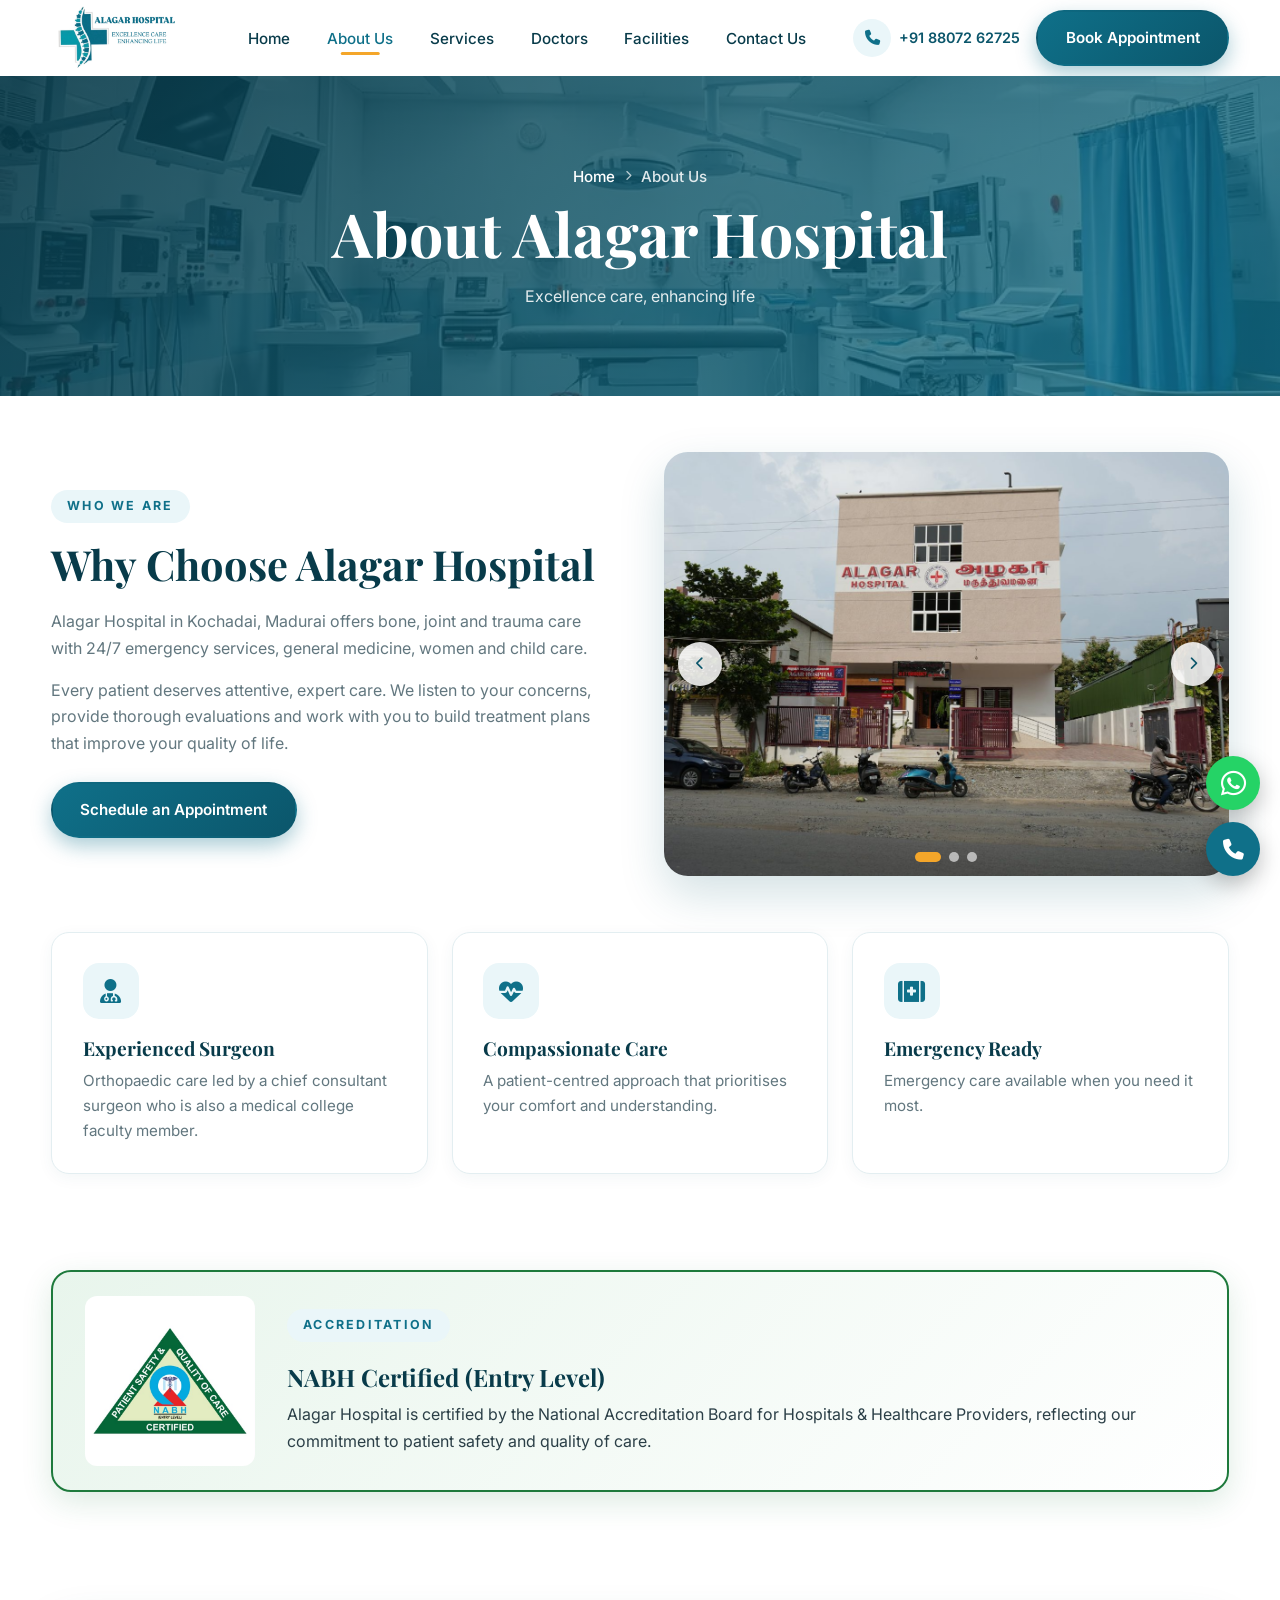
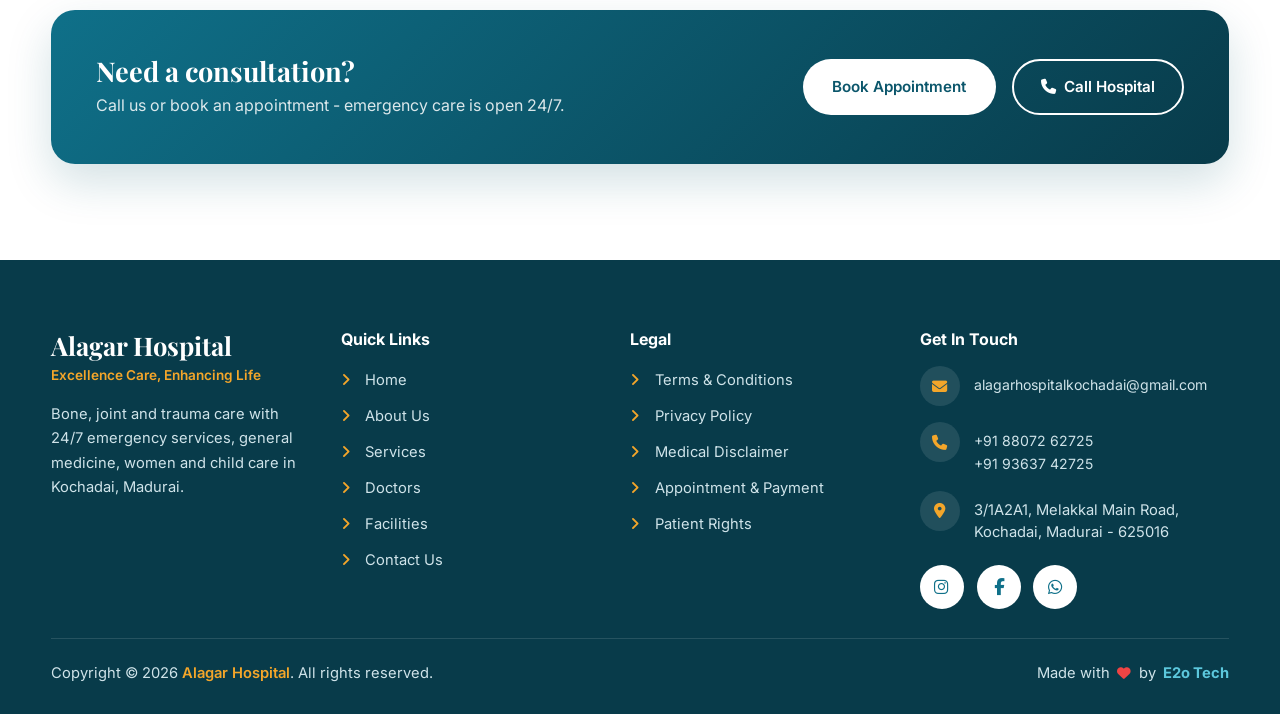
<file: about.html>
<!DOCTYPE html>
<html lang="en">

<head>
    <meta charset="UTF-8">
    <meta name="viewport" content="width=device-width, initial-scale=1.0">
    <title>About Us | Alagar Hospital, Kochadai, Madurai</title>
    <meta name="description" content="About Alagar Hospital, Kochadai, Madurai - bone, joint and trauma care with 24/7 emergency services.">
    <link rel="preconnect" href="https://fonts.googleapis.com">
    <link rel="preconnect" href="https://fonts.gstatic.com" crossorigin>
    <link href="https://fonts.googleapis.com/css2?family=Inter:wght@400;500;600;700&family=Playfair+Display:ital,wght@0,400;0,600;0,700;1,400&display=swap" rel="stylesheet">
    <link rel="stylesheet" href="https://cdnjs.cloudflare.com/ajax/libs/font-awesome/6.5.2/css/all.min.css">
    <link rel="stylesheet" href="css/style.css">
</head>

<body class="inner-page">
    <div id="header-container"></div>

    <main>
        <section class="hero-banner" style="--banner-img: url('../assets/images/ban2.webp');">
            <div class="container">
                <div class="hb-crumb reveal"><a href="index.html">Home</a><i class="fa-solid fa-chevron-right"></i><span>About Us</span></div>
                <h1 class="reveal" style="--d:.1s">About Alagar Hospital</h1>
                <p class="reveal" style="--d:.2s">Excellence care, enhancing life</p>
            </div>
        </section>

        <section class="about">
            <div class="container">
                <div class="grid-2">
                    <div class="about-intro reveal left">
                        <span class="section-subtitle">WHO WE ARE</span>
                        <h2>Why Choose Alagar Hospital</h2>
                        <p>Alagar Hospital in Kochadai, Madurai offers bone, joint and trauma care with 24/7 emergency services, general medicine, women and child care.</p>
                        <p>Every patient deserves attentive, expert care. We listen to your concerns, provide thorough evaluations and work with you to build treatment plans that improve your quality of life.</p>
                        <a href="contact.html" class="btn btn-primary" style="margin-top:.6rem">Schedule an Appointment</a>
                    </div>

                    <div class="carousel reveal right" id="aboutCarousel">
                        <div class="carousel-track">
                            <figure class="slide active"><img src="assets/images/hospital-building.jpg" alt="Alagar Hospital building"></figure>
                            <figure class="slide"><img src="assets/images/reception.jpg" alt="Alagar Hospital reception"></figure>
                            <figure class="slide"><img src="assets/images/laboratory.jpg" alt="Alagar Hospital facilities"></figure>
                        </div>
                        <button class="carousel-btn prev" aria-label="Previous slide"><i class="fa-solid fa-chevron-left"></i></button>
                        <button class="carousel-btn next" aria-label="Next slide"><i class="fa-solid fa-chevron-right"></i></button>
                        <div class="carousel-dots"></div>
                    </div>
                </div>

                <div class="grid-3 value-grid">
                    <div class="value-card reveal"><div class="icon-bubble"><i class="fa-solid fa-user-doctor"></i></div><h3>Experienced Surgeon</h3><p>Orthopaedic care led by a chief consultant surgeon who is also a medical college faculty member.</p></div>
                    <div class="value-card reveal" style="--d:0.12s"><div class="icon-bubble"><i class="fa-solid fa-heart-pulse"></i></div><h3>Compassionate Care</h3><p>A patient-centred approach that prioritises your comfort and understanding.</p></div>
                    <div class="value-card reveal" style="--d:0.24s"><div class="icon-bubble"><i class="fa-solid fa-kit-medical"></i></div><h3>Emergency Ready</h3><p>Emergency care available when you need it most.</p></div>
                </div>
            </div>
        </section>

        <!-- ===== NABH CERTIFICATION ===== -->
<section class="nabh" id="nabh">
    <div class="container">
        <div class="nabh-box reveal zoom">
            <img src="assets/images/nabh-certified.jpg" alt="NABH Entry Level Certified - Patient Safety and Quality of Care" loading="lazy">
            <div class="nabh-text">
                <span class="section-subtitle">ACCREDITATION</span>
                <h2>NABH Certified (Entry Level)</h2>
                <p>Alagar Hospital is certified by the National Accreditation Board for Hospitals &amp; Healthcare Providers, reflecting our commitment to patient safety and quality of care.</p>
            </div>
        </div>
    </div>
</section>

        <section class="cta-band">
            <div class="container">
                <div class="cta-box reveal zoom">
                    <div>
                        <h3>Need a consultation?</h3>
                        <p>Call us or book an appointment - emergency care is open 24/7.</p>
                    </div>
                    <div class="cta-actions">
                        <a href="contact.html" class="btn btn-light">Book Appointment</a>
                        <a href="tel:+918807262725" class="btn btn-outline"><i class="fa-solid fa-phone"></i> Call Hospital</a>
                    </div>
                </div>
            </div>
        </section>
    </main>

    <div id="footer-container"></div>

    <script src="js/script.js"></script>
    <script>
    (function () {
        const root = document.getElementById('aboutCarousel');
        if (!root) return;
        const slides = root.querySelectorAll('.slide');
        const dotsBox = root.querySelector('.carousel-dots');
        let index = 0, timer;

        slides.forEach((_, i) => {
            const dot = document.createElement('button');
            dot.setAttribute('aria-label', 'Go to slide ' + (i + 1));
            dot.addEventListener('click', () => { show(i); restart(); });
            dotsBox.appendChild(dot);
        });
        const dots = dotsBox.querySelectorAll('button');

        function show(i) {
            index = (i + slides.length) % slides.length;
            slides.forEach((s, n) => s.classList.toggle('active', n === index));
            dots.forEach((d, n) => d.classList.toggle('active', n === index));
        }
        function start() { timer = setInterval(() => show(index + 1), 4000); }
        function restart() { clearInterval(timer); start(); }

        root.querySelector('.prev').addEventListener('click', () => { show(index - 1); restart(); });
        root.querySelector('.next').addEventListener('click', () => { show(index + 1); restart(); });
        root.addEventListener('mouseenter', () => clearInterval(timer));
        root.addEventListener('mouseleave', start);

        show(0);
        start();
    })();
    </script>
</body>

</html>
</file>
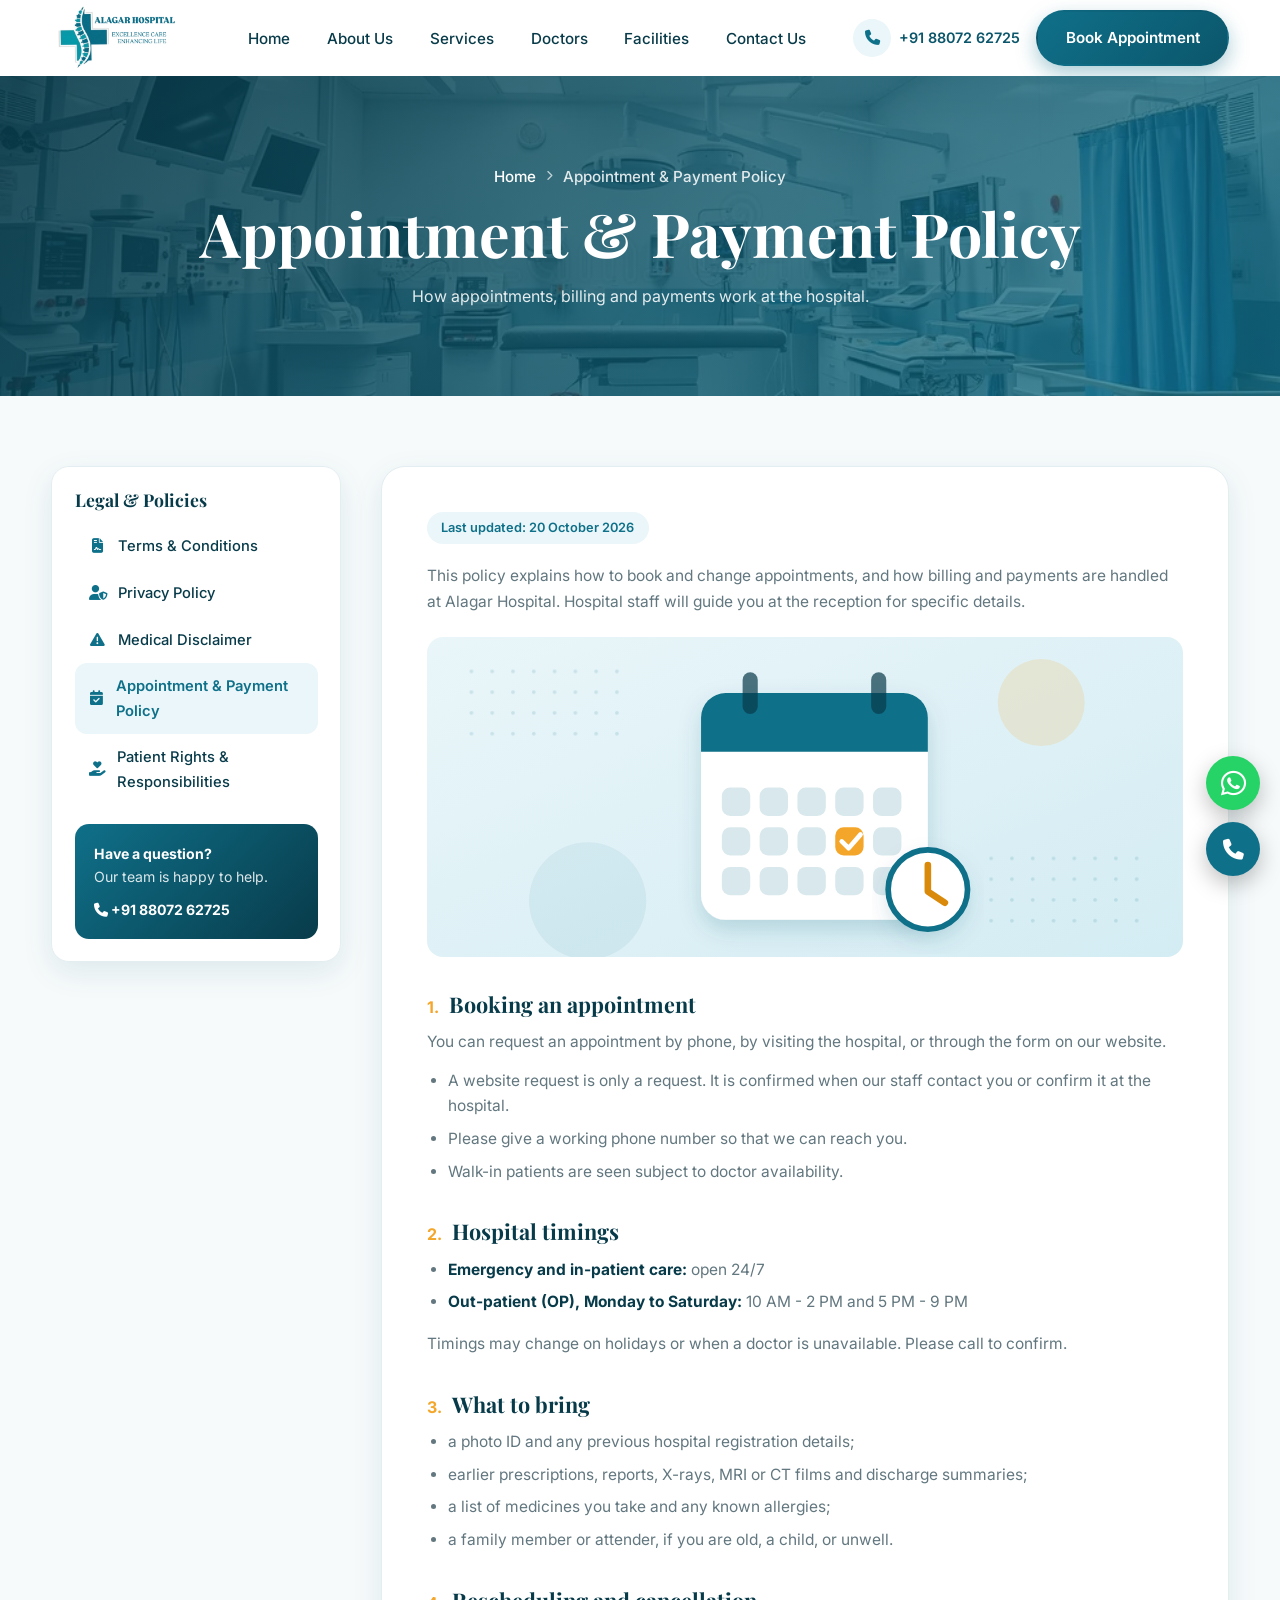
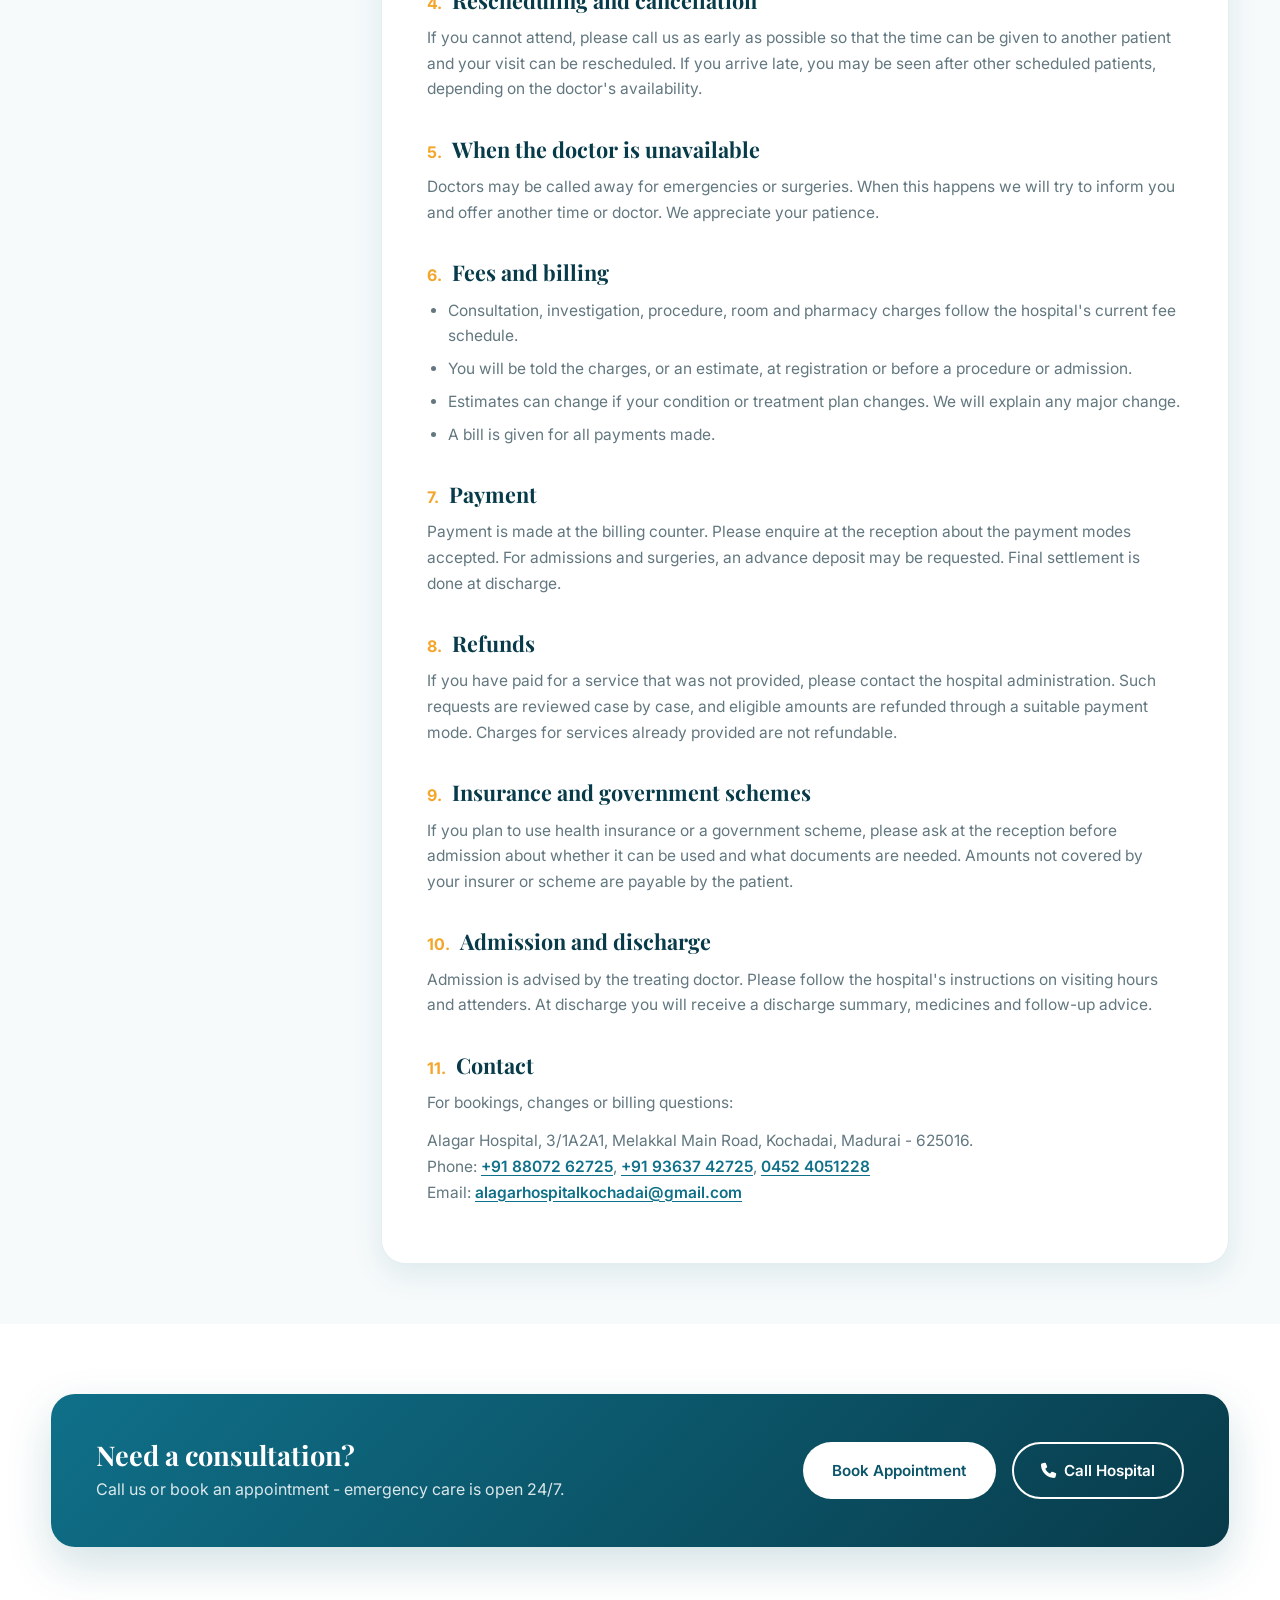
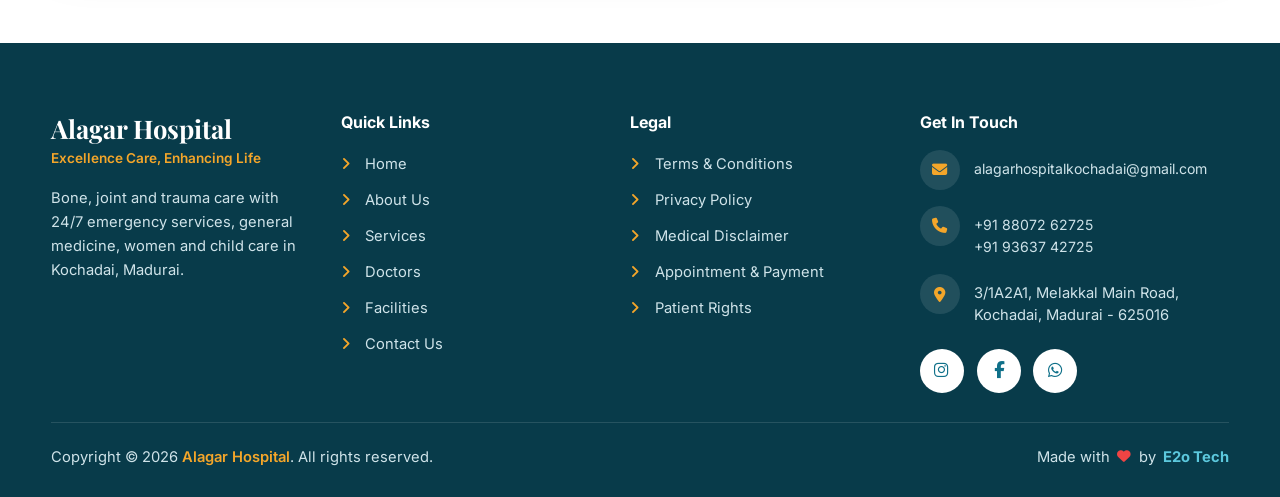
<file: appointment-policy.html>
<!DOCTYPE html>
<html lang="en">

<head>
    <meta charset="UTF-8">
    <meta name="viewport" content="width=device-width, initial-scale=1.0">
    <title>Appointment &amp; Payment Policy | Alagar Hospital, Kochadai, Madurai</title>
    <meta name="description" content="Appointment booking, cancellation, billing and payment policy of Alagar Hospital, Kochadai, Madurai.">
    <link rel="preconnect" href="https://fonts.googleapis.com">
    <link rel="preconnect" href="https://fonts.gstatic.com" crossorigin>
    <link href="https://fonts.googleapis.com/css2?family=Inter:wght@400;500;600;700&family=Playfair+Display:ital,wght@0,400;0,600;0,700;1,400&display=swap" rel="stylesheet">
    <link rel="stylesheet" href="https://cdnjs.cloudflare.com/ajax/libs/font-awesome/6.5.2/css/all.min.css">
    <link rel="stylesheet" href="css/style.css">
</head>

<body class="inner-page">
    <div id="header-container"></div>

    <main>
        <section class="hero-banner" style="--banner-img: url('../assets/images/ban2.webp');">
    <div class="container">
        <div class="hb-crumb reveal"><a href="index.html">Home</a><i class="fa-solid fa-chevron-right"></i><span>Appointment &amp; Payment Policy</span></div>
        <h1 class="reveal" style="--d:.1s">Appointment &amp; Payment Policy</h1>
        <p class="reveal" style="--d:.2s">How appointments, billing and payments work at the hospital.</p>
    </div>
</section>

        <section class="legal">
            <div class="container legal-grid">
                <aside class="legal-nav reveal left">
                    <h3>Legal &amp; Policies</h3>
                    <ul><li><a href="terms-and-conditions.html"><i class="fa-solid fa-file-contract"></i>Terms &amp; Conditions</a></li><li><a href="privacy-policy.html"><i class="fa-solid fa-user-shield"></i>Privacy Policy</a></li><li><a href="medical-disclaimer.html"><i class="fa-solid fa-triangle-exclamation"></i>Medical Disclaimer</a></li><li><a href="appointment-policy.html" class="active"><i class="fa-solid fa-calendar-check"></i>Appointment &amp; Payment Policy</a></li><li><a href="patient-rights.html"><i class="fa-solid fa-hand-holding-heart"></i>Patient Rights &amp; Responsibilities</a></li></ul>
                    <div class="legal-help">
                        <strong>Have a question?</strong>
                        <p>Our team is happy to help.</p>
                        <a href="tel:+918807262725"><i class="fa-solid fa-phone"></i> +91 88072 62725</a>
                    </div>
                </aside>

                <article class="legal-content reveal right">
                    <span class="legal-updated">Last updated: 20 October 2026</span>
                    <p class="legal-intro">This policy explains how to book and change appointments, and how billing and payments are handled at Alagar Hospital. Hospital staff will guide you at the reception for specific details.</p>
                    <img src="assets/images/legal-appointment.svg" alt="A calendar with a booked day and a clock, showing appointment booking and hospital timings" class="legal-img" width="800" height="360">
                    <h2><span>1.</span> Booking an appointment</h2>
                    <p>You can request an appointment by phone, by visiting the hospital, or through the form on our website.</p>
                    <ul><li>A website request is only a request. It is confirmed when our staff contact you or confirm it at the hospital.</li><li>Please give a working phone number so that we can reach you.</li><li>Walk-in patients are seen subject to doctor availability.</li></ul>
                    <h2><span>2.</span> Hospital timings</h2>
                    <ul><li><strong>Emergency and in-patient care:</strong> open 24/7</li><li><strong>Out-patient (OP), Monday to Saturday:</strong> 10 AM - 2 PM and 5 PM - 9 PM</li></ul>
                    <p>Timings may change on holidays or when a doctor is unavailable. Please call to confirm.</p>
                    <h2><span>3.</span> What to bring</h2>
                    <ul><li>a photo ID and any previous hospital registration details;</li><li>earlier prescriptions, reports, X-rays, MRI or CT films and discharge summaries;</li><li>a list of medicines you take and any known allergies;</li><li>a family member or attender, if you are old, a child, or unwell.</li></ul>
                    <h2><span>4.</span> Rescheduling and cancellation</h2>
                    <p>If you cannot attend, please call us as early as possible so that the time can be given to another patient and your visit can be rescheduled. If you arrive late, you may be seen after other scheduled patients, depending on the doctor's availability.</p>
                    <h2><span>5.</span> When the doctor is unavailable</h2>
                    <p>Doctors may be called away for emergencies or surgeries. When this happens we will try to inform you and offer another time or doctor. We appreciate your patience.</p>
                    <h2><span>6.</span> Fees and billing</h2>
                    <ul><li>Consultation, investigation, procedure, room and pharmacy charges follow the hospital's current fee schedule.</li><li>You will be told the charges, or an estimate, at registration or before a procedure or admission.</li><li>Estimates can change if your condition or treatment plan changes. We will explain any major change.</li><li>A bill is given for all payments made.</li></ul>
                    <h2><span>7.</span> Payment</h2>
                    <p>Payment is made at the billing counter. Please enquire at the reception about the payment modes accepted. For admissions and surgeries, an advance deposit may be requested. Final settlement is done at discharge.</p>
                    <h2><span>8.</span> Refunds</h2>
                    <p>If you have paid for a service that was not provided, please contact the hospital administration. Such requests are reviewed case by case, and eligible amounts are refunded through a suitable payment mode. Charges for services already provided are not refundable.</p>
                    <h2><span>9.</span> Insurance and government schemes</h2>
                    <p>If you plan to use health insurance or a government scheme, please ask at the reception before admission about whether it can be used and what documents are needed. Amounts not covered by your insurer or scheme are payable by the patient.</p>
                    <h2><span>10.</span> Admission and discharge</h2>
                    <p>Admission is advised by the treating doctor. Please follow the hospital's instructions on visiting hours and attenders. At discharge you will receive a discharge summary, medicines and follow-up advice.</p>
                    <h2><span>11.</span> Contact</h2>
                    <p>For bookings, changes or billing questions:</p>
                    <p>Alagar Hospital, 3/1A2A1, Melakkal Main Road, Kochadai, Madurai - 625016.<br>Phone: <a href="tel:+918807262725">+91 88072 62725</a>, <a href="tel:+919363742725">+91 93637 42725</a>, <a href="tel:+914524051228">0452 4051228</a><br>Email: <a href="mailto:alagarhospitalkochadai@gmail.com">alagarhospitalkochadai@gmail.com</a></p>
                </article>
            </div>
        </section>

        <section class="cta-band">
            <div class="container">
                <div class="cta-box reveal zoom">
                    <div>
                        <h3>Need a consultation?</h3>
                        <p>Call us or book an appointment - emergency care is open 24/7.</p>
                    </div>
                    <div class="cta-actions">
                        <a href="contact.html" class="btn btn-light">Book Appointment</a>
                        <a href="tel:+918807262725" class="btn btn-outline"><i class="fa-solid fa-phone"></i> Call Hospital</a>
                    </div>
                </div>
            </div>
        </section>
    </main>

    <div id="footer-container"></div>

    <script src="js/script.js"></script>
</body>

</html>
</file>
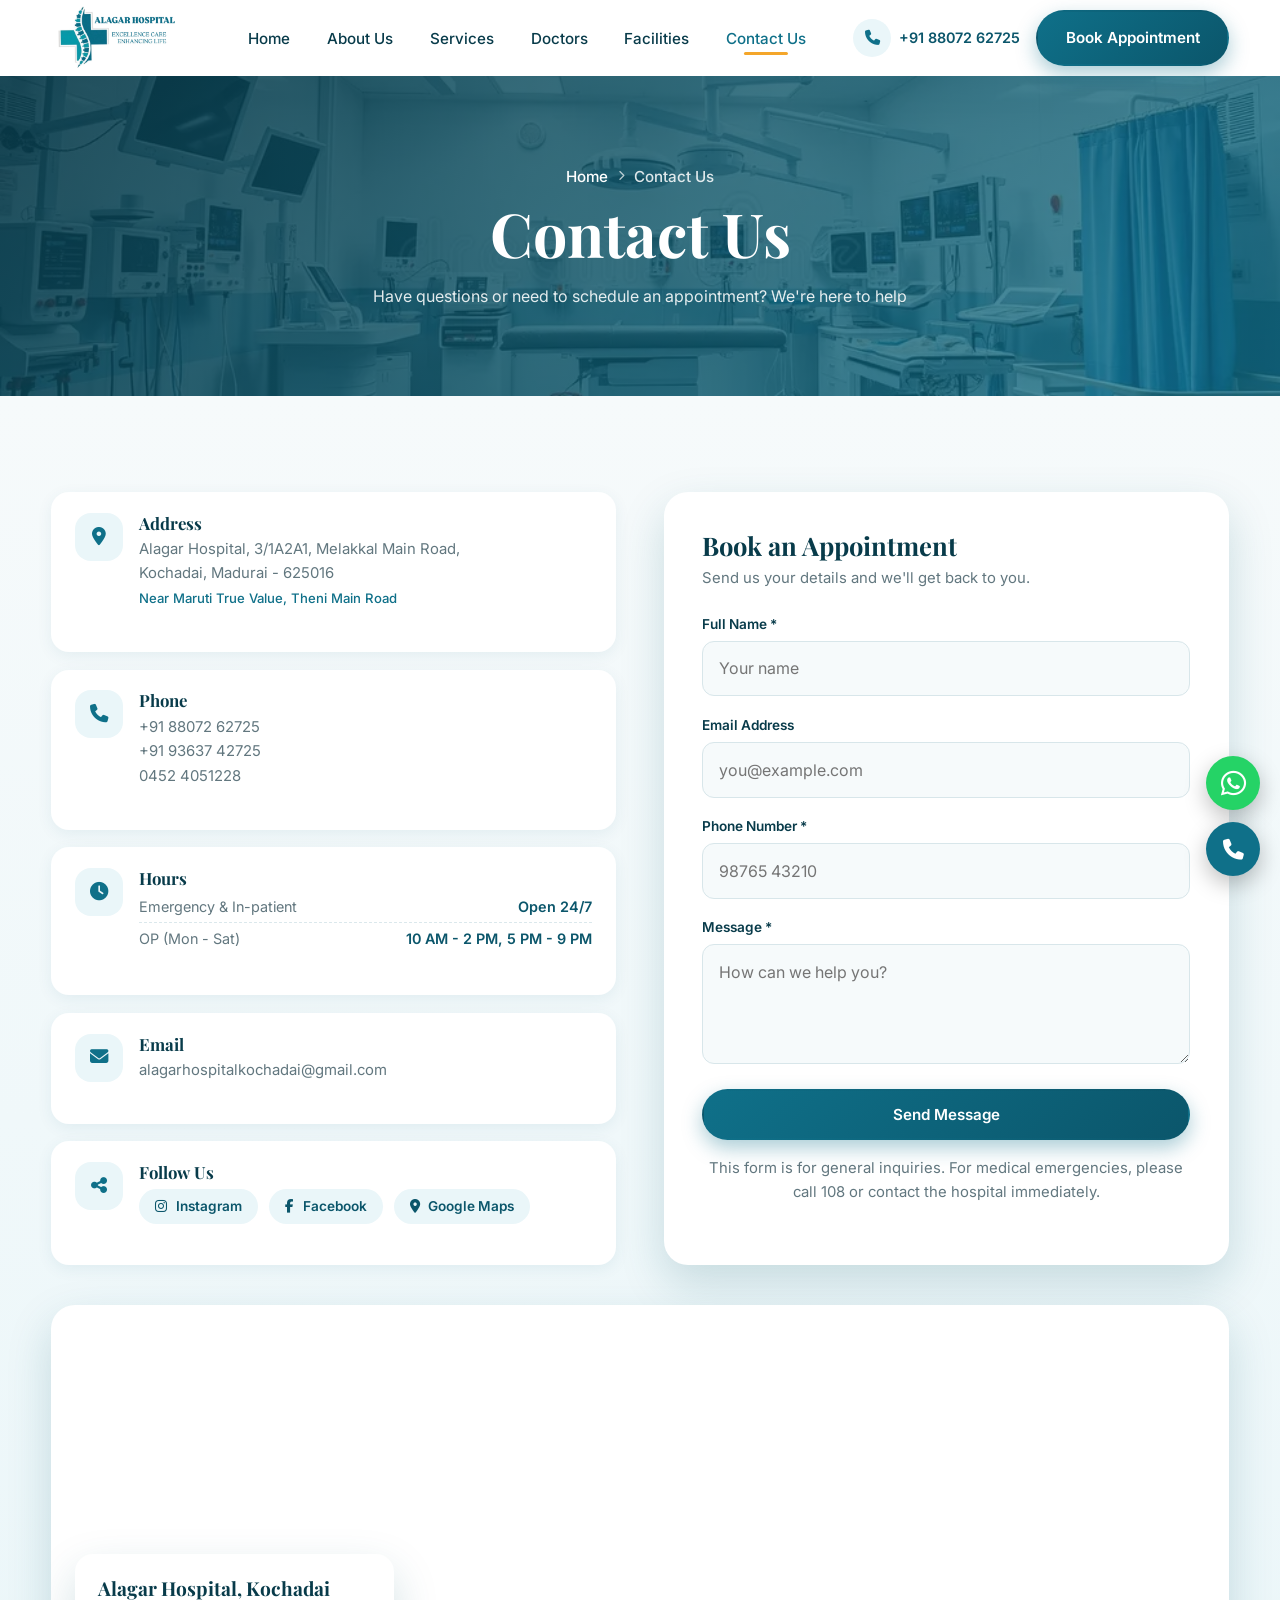
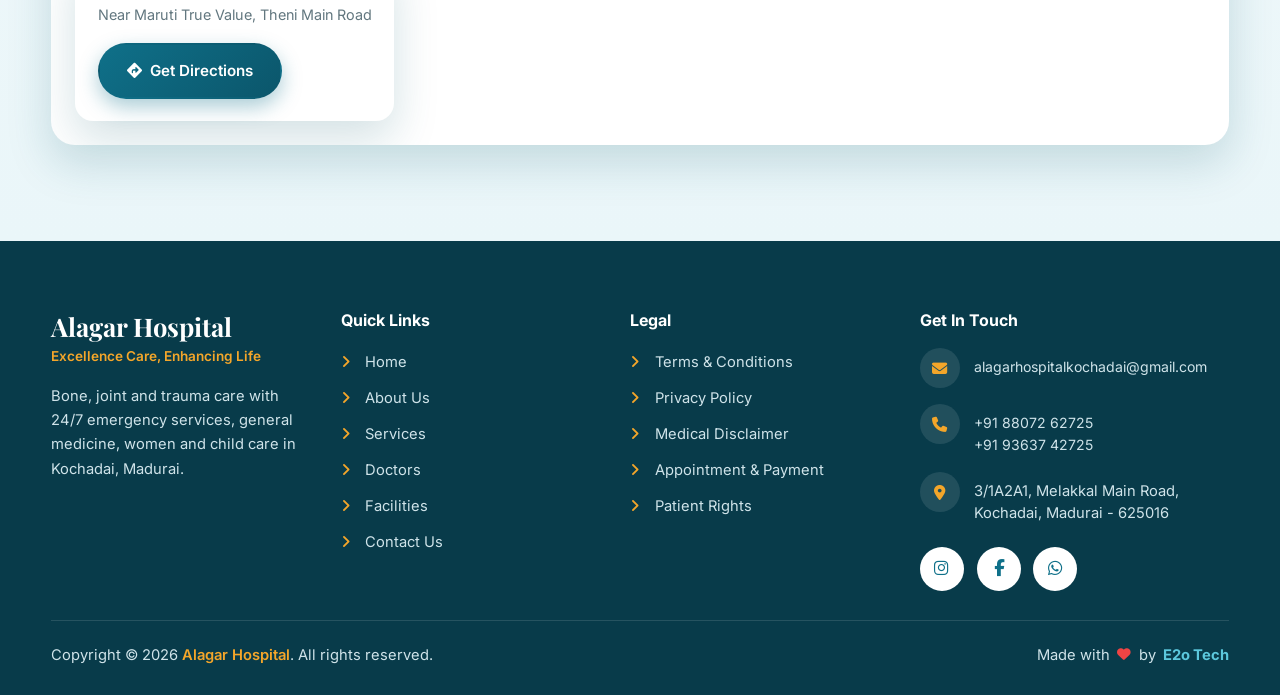
<file: contact.html>
<!DOCTYPE html>
<html lang="en">

<head>
    <meta charset="UTF-8">
    <meta name="viewport" content="width=device-width, initial-scale=1.0">
    <title>Contact Us | Alagar Hospital, Kochadai, Madurai</title>
    <meta name="description" content="Contact Alagar Hospital, Kochadai, Madurai - phone, email, hours, directions and appointment enquiries.">
    <link rel="preconnect" href="https://fonts.googleapis.com">
    <link rel="preconnect" href="https://fonts.gstatic.com" crossorigin>
    <link href="https://fonts.googleapis.com/css2?family=Inter:wght@400;500;600;700&family=Playfair+Display:ital,wght@0,400;0,600;0,700;1,400&display=swap" rel="stylesheet">
    <link rel="stylesheet" href="https://cdnjs.cloudflare.com/ajax/libs/font-awesome/6.5.2/css/all.min.css">
    <link rel="stylesheet" href="css/style.css">
</head>

<body class="inner-page">
    <div id="header-container"></div>

    <main>
        <section class="hero-banner" style="--banner-img: url('../assets/images/ban2.webp');">
            <div class="container">
                <div class="hb-crumb reveal"><a href="index.html">Home</a><i class="fa-solid fa-chevron-right"></i><span>Contact Us</span></div>
                <h1 class="reveal" style="--d:.1s">Contact Us</h1>
                <p class="reveal" style="--d:.2s">Have questions or need to schedule an appointment? We're here to help</p>
            </div>
        </section>

        <section class="contact">
            <div class="container">
                <div class="grid-2 contact-grid">
                    <div class="contact-side reveal left">
                        <div class="info-card">
                            <div class="icon-bubble"><i class="fa-solid fa-location-dot"></i></div>
                            <div>
                                <h3>Address</h3>
                                <p><a href="https://maps.app.goo.gl/KKzJRMkKSJ7NowUF9?g_st=aw" target="_blank" rel="noopener">Alagar Hospital, 3/1A2A1, Melakkal Main Road,<br>Kochadai, Madurai - 625016</a><br>
                                    <span class="info-sub">Near Maruti True Value, Theni Main Road</span></p>
                            </div>
                        </div>
                        <div class="info-card">
                            <div class="icon-bubble"><i class="fa-solid fa-phone"></i></div>
                            <div>
                                <h3>Phone</h3>
                                <p><a href="tel:+918807262725">+91 88072 62725</a><br>
                                    <a href="tel:+919363742725">+91 93637 42725</a><br>
                                    <a href="tel:+914524051228">0452 4051228</a></p>
                            </div>
                        </div>
                        <div class="info-card">
                            <div class="icon-bubble"><i class="fa-solid fa-clock"></i></div>
                            <div style="width:100%">
                                <h3>Hours</h3>
                                <div class="hours-row"><span>Emergency &amp; In-patient</span><span>Open 24/7</span></div>
                                <div class="hours-row"><span>OP (Mon - Sat)</span><span>10 AM - 2 PM, 5 PM - 9 PM</span></div>
                            </div>
                        </div>
                        <div class="info-card">
                            <div class="icon-bubble"><i class="fa-solid fa-envelope"></i></div>
                            <div>
                                <h3>Email</h3>
                                <p><a href="mailto:alagarhospitalkochadai@gmail.com">alagarhospitalkochadai@gmail.com</a></p>
                            </div>
                        </div>
                        <div class="info-card">
                            <div class="icon-bubble"><i class="fa-solid fa-share-nodes"></i></div>
                            <div>
                                <h3>Follow Us</h3>
                                <div class="social-links">
                                    <a href="https://instagram.com/alagar_hospital" target="_blank" rel="noopener"><i class="fa-brands fa-instagram"></i> Instagram</a>
                                    <a href="https://www.facebook.com/share/1JsT9ByRAV/" target="_blank" rel="noopener"><i class="fa-brands fa-facebook-f"></i> Facebook</a>
                                    <a href="https://maps.app.goo.gl/KKzJRMkKSJ7NowUF9?g_st=aw" target="_blank" rel="noopener"><i class="fa-solid fa-location-dot"></i> Google Maps</a>
                                </div>
                            </div>
                        </div>
                    </div>

                    <div class="form-wrap reveal right">
                        <h3>Book an Appointment</h3>
                        <p>Send us your details and we'll get back to you.</p>
                        <form class="contact-form" id="contactForm">
                            <div class="form-group"><label for="fullname">Full Name *</label><input type="text" id="fullname" placeholder="Your name" required></div>
                            <div class="form-group"><label for="email">Email Address</label><input type="email" id="email" placeholder="you@example.com"></div>
                            <div class="form-group"><label for="phone">Phone Number *</label><input type="tel" id="phone" placeholder="98765 43210" required></div>
                            <div class="form-group"><label for="message">Message *</label><textarea id="message" placeholder="How can we help you?" required></textarea></div>
                            <button type="submit" class="btn btn-primary w-100">Send Message</button>
                        </form>
                        <p class="form-disclaimer">This form is for general inquiries. For medical emergencies, please
                            call 108 or contact the hospital immediately.</p>
                    </div>
                </div>

                <div class="map-wrap reveal zoom">
                    <iframe src="https://www.google.com/maps?q=Alagar+Hospital+Kochadai+Madurai&output=embed" title="Alagar Hospital location map"
                        loading="lazy" referrerpolicy="no-referrer-when-downgrade" allowfullscreen></iframe>
                    <div class="map-card">
                        <h3>Alagar Hospital, Kochadai</h3>
                        <p>Near Maruti True Value, Theni Main Road</p>
                        <a href="https://maps.app.goo.gl/KKzJRMkKSJ7NowUF9?g_st=aw" target="_blank" rel="noopener" class="btn btn-primary"><i class="fa-solid fa-diamond-turn-right"></i> Get Directions</a>
                    </div>
                </div>
            </div>
        </section>
    </main>

    <div id="footer-container"></div>

    <script src="js/script.js"></script>
</body>

</html>
</file>
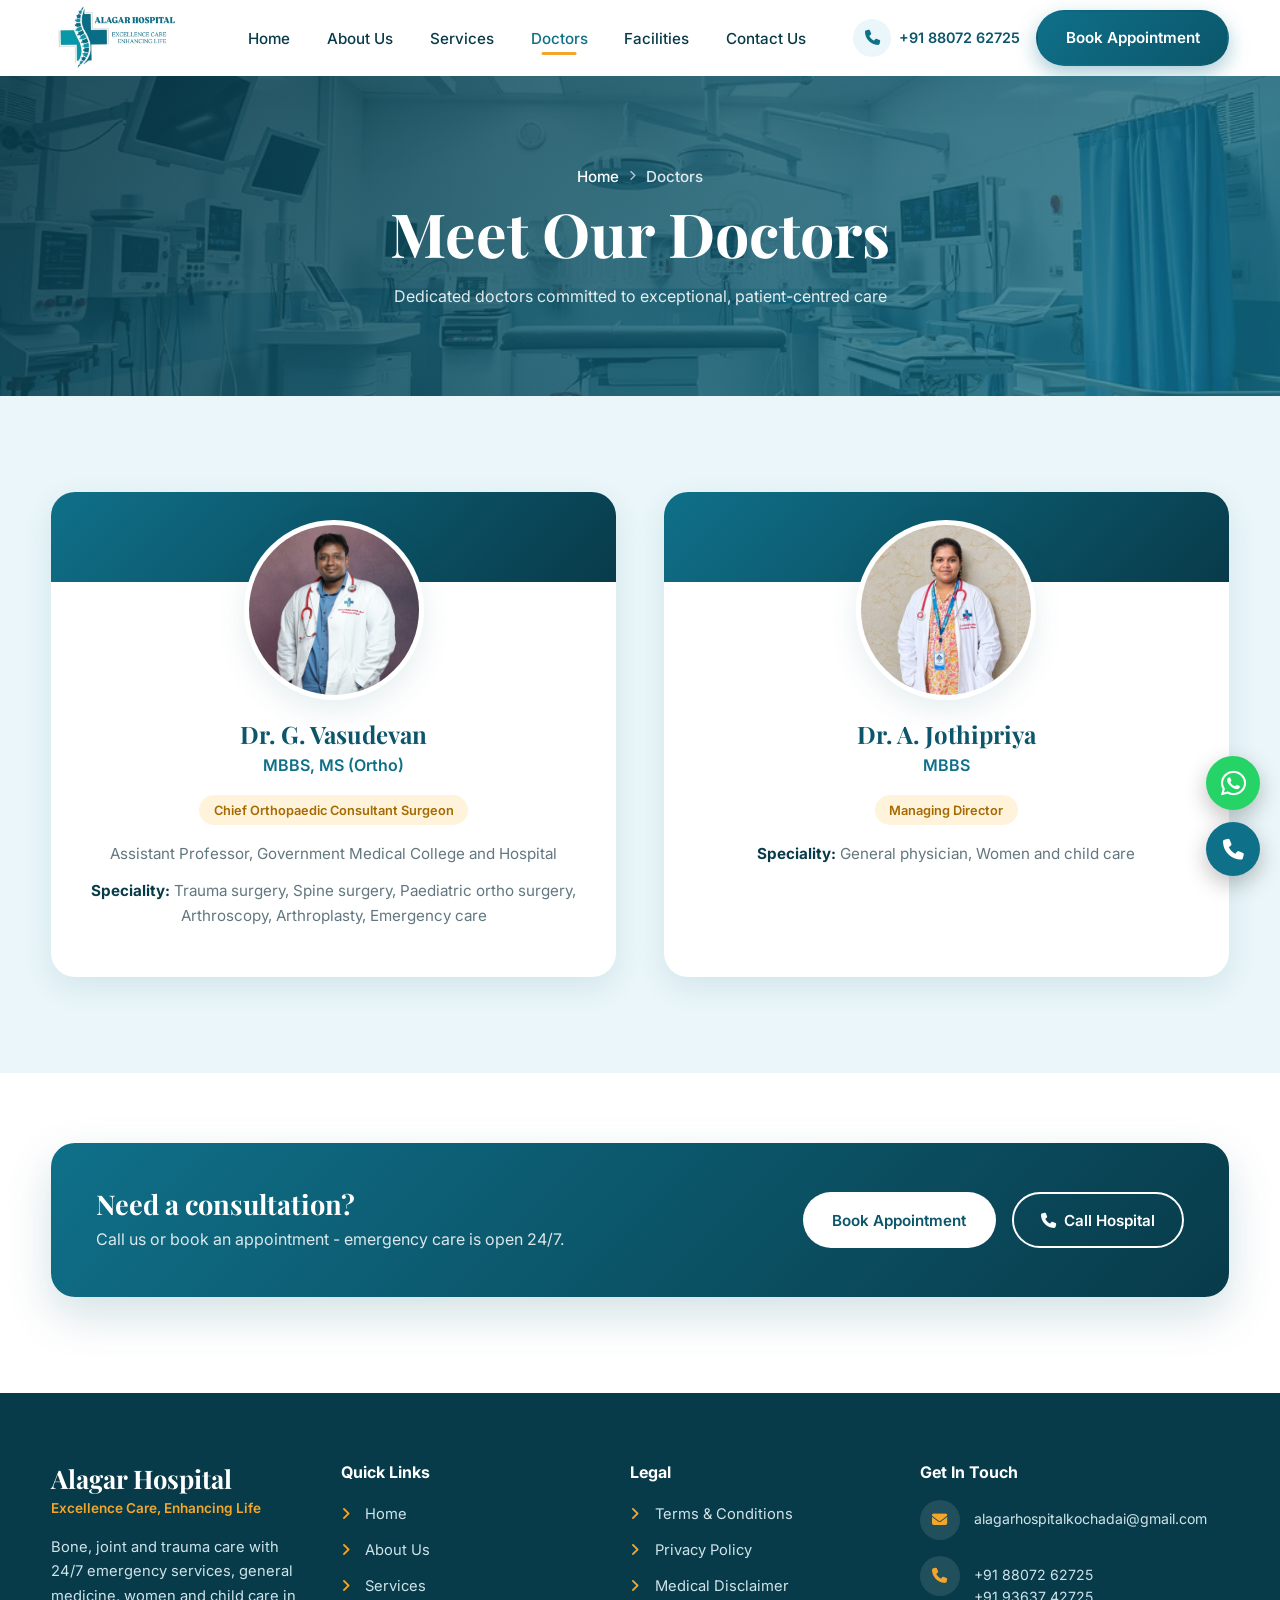
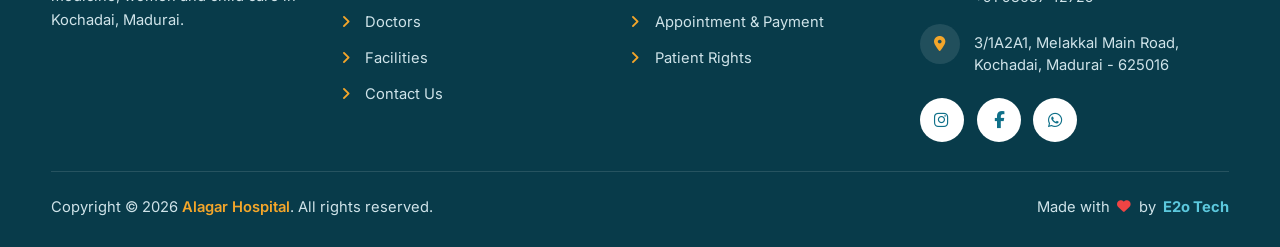
<file: doctors.html>
<!DOCTYPE html>
<html lang="en">

<head>
    <meta charset="UTF-8">
    <meta name="viewport" content="width=device-width, initial-scale=1.0">
    <title>Our Doctors | Alagar Hospital, Kochadai, Madurai</title>
    <meta name="description" content="Meet Dr. G. Vasudevan (Orthopaedics) and Dr. A. Jothipriya (General physician, women and child care) at Alagar Hospital.">
    <link rel="preconnect" href="https://fonts.googleapis.com">
    <link rel="preconnect" href="https://fonts.gstatic.com" crossorigin>
    <link href="https://fonts.googleapis.com/css2?family=Inter:wght@400;500;600;700&family=Playfair+Display:ital,wght@0,400;0,600;0,700;1,400&display=swap" rel="stylesheet">
    <link rel="stylesheet" href="https://cdnjs.cloudflare.com/ajax/libs/font-awesome/6.5.2/css/all.min.css">
    <link rel="stylesheet" href="css/style.css">
</head>

<body class="inner-page">
    <div id="header-container"></div>

    <main>
        <section class="hero-banner" style="--banner-img: url('../assets/images/ban2.webp');">
            <div class="container">
                <div class="hb-crumb reveal"><a href="index.html">Home</a><i class="fa-solid fa-chevron-right"></i><span>Doctors</span></div>
                <h1 class="reveal" style="--d:.1s">Meet Our Doctors</h1>
                <p class="reveal" style="--d:.2s">Dedicated doctors committed to exceptional, patient-centred care</p>
            </div>
        </section>

        <section class="doctors">
    <div class="container">
        <div class="grid-2" style="align-items: stretch;">
            <div class="doctor-card reveal left">
                <div class="doctor-photo">
                    <img src="assets/images/dr-vasudevan.jpg" alt="Dr. G. Vasudevan, Orthopaedic Surgeon" loading="lazy">
                </div>
                <h3>Dr. G. Vasudevan</h3>
                <span class="doctor-role">MBBS, MS (Ortho)</span>
                <span class="doctor-tag">Chief Orthopaedic Consultant Surgeon</span>
                <p>Assistant Professor, Government Medical College and Hospital</p>
                <p><strong>Speciality:</strong> Trauma surgery, Spine surgery, Paediatric ortho surgery, Arthroscopy, Arthroplasty, Emergency care</p>
            </div>
            <div class="doctor-card reveal right">
                <div class="doctor-photo">
                    <img src="assets/images/dr-jothipriya.jpg" alt="Dr. A. Jothipriya, Consultant Physician" loading="lazy">
                </div>
                <h3>Dr. A. Jothipriya</h3>
                <span class="doctor-role">MBBS</span>
                <span class="doctor-tag">Managing Director</span>
                <p><strong>Speciality:</strong> General physician, Women and child care</p>
            </div>
        </div>
    </div>
</section>

        <section class="cta-band">
            <div class="container">
                <div class="cta-box reveal zoom">
                    <div>
                        <h3>Need a consultation?</h3>
                        <p>Call us or book an appointment - emergency care is open 24/7.</p>
                    </div>
                    <div class="cta-actions">
                        <a href="contact.html" class="btn btn-light">Book Appointment</a>
                        <a href="tel:+918807262725" class="btn btn-outline"><i class="fa-solid fa-phone"></i> Call Hospital</a>
                    </div>
                </div>
            </div>
        </section>
    </main>

    <div id="footer-container"></div>

    <script src="js/script.js"></script>
</body>

</html>
</file>
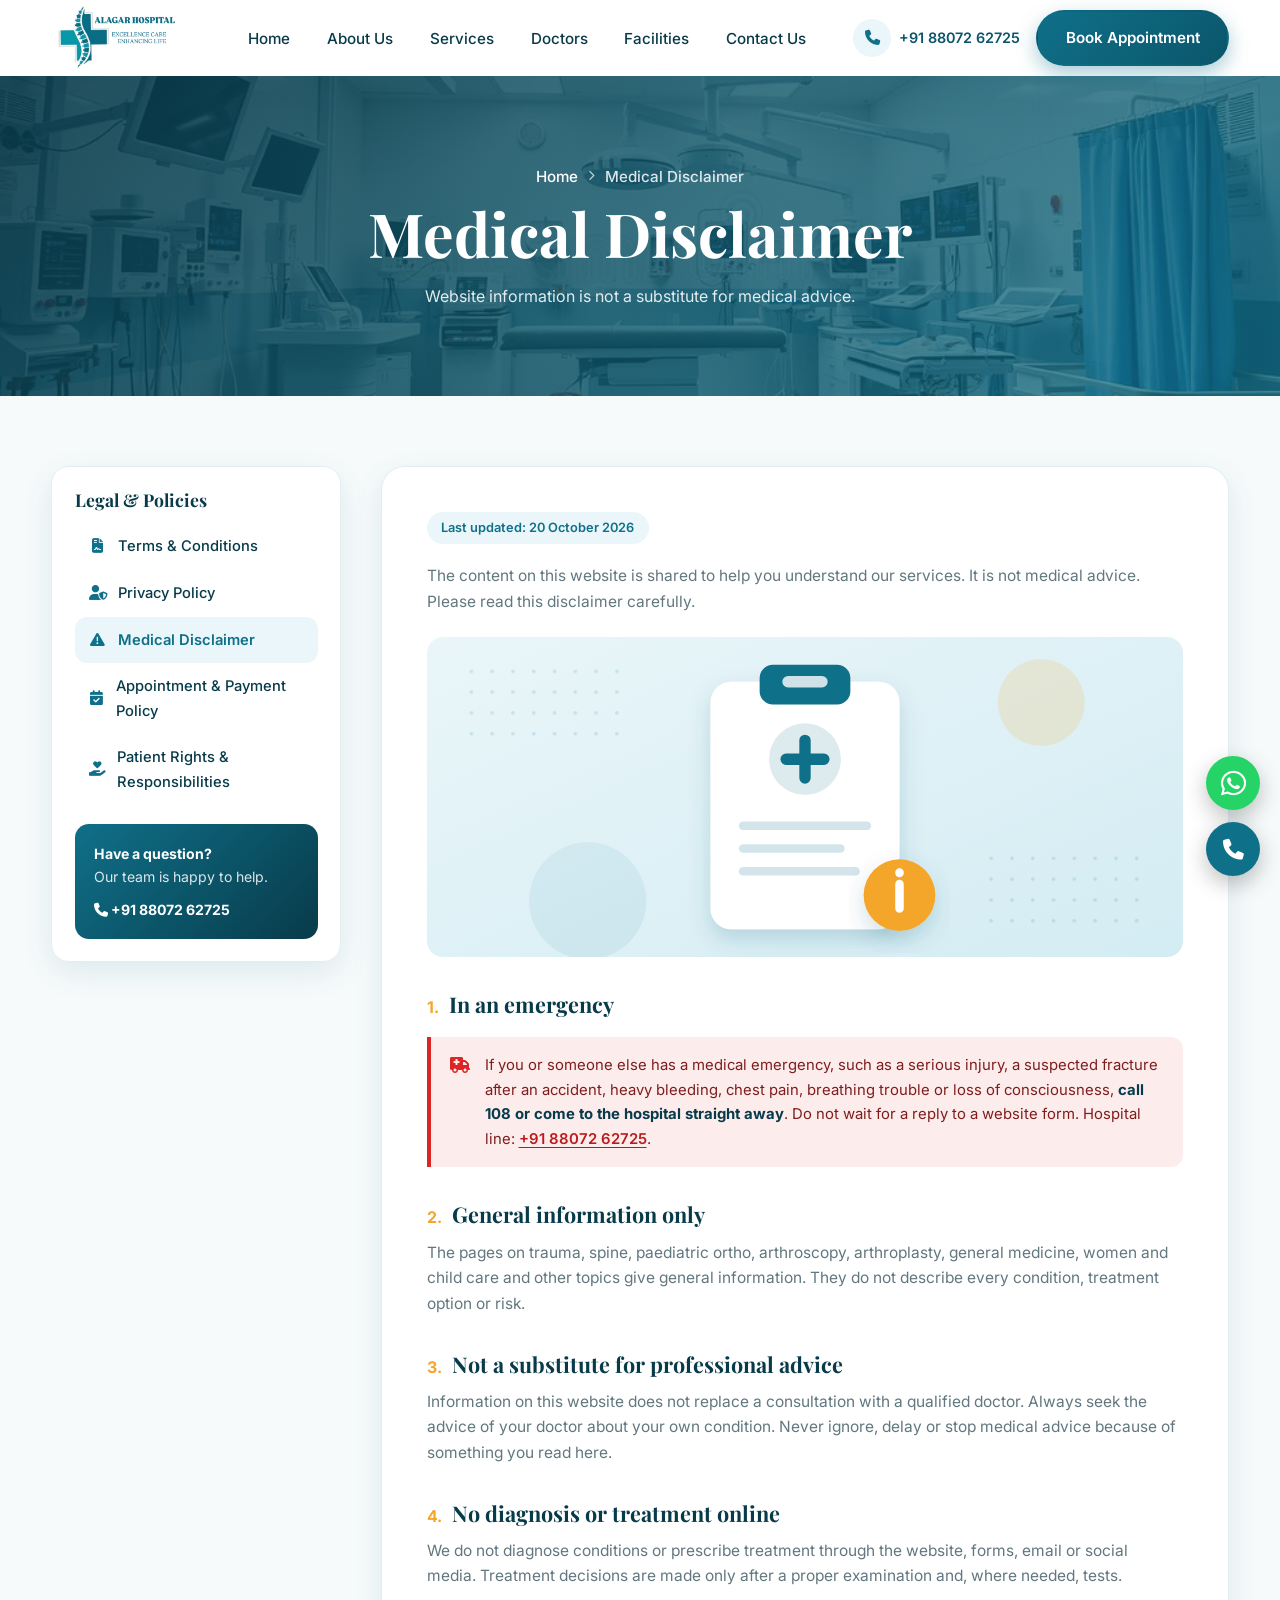
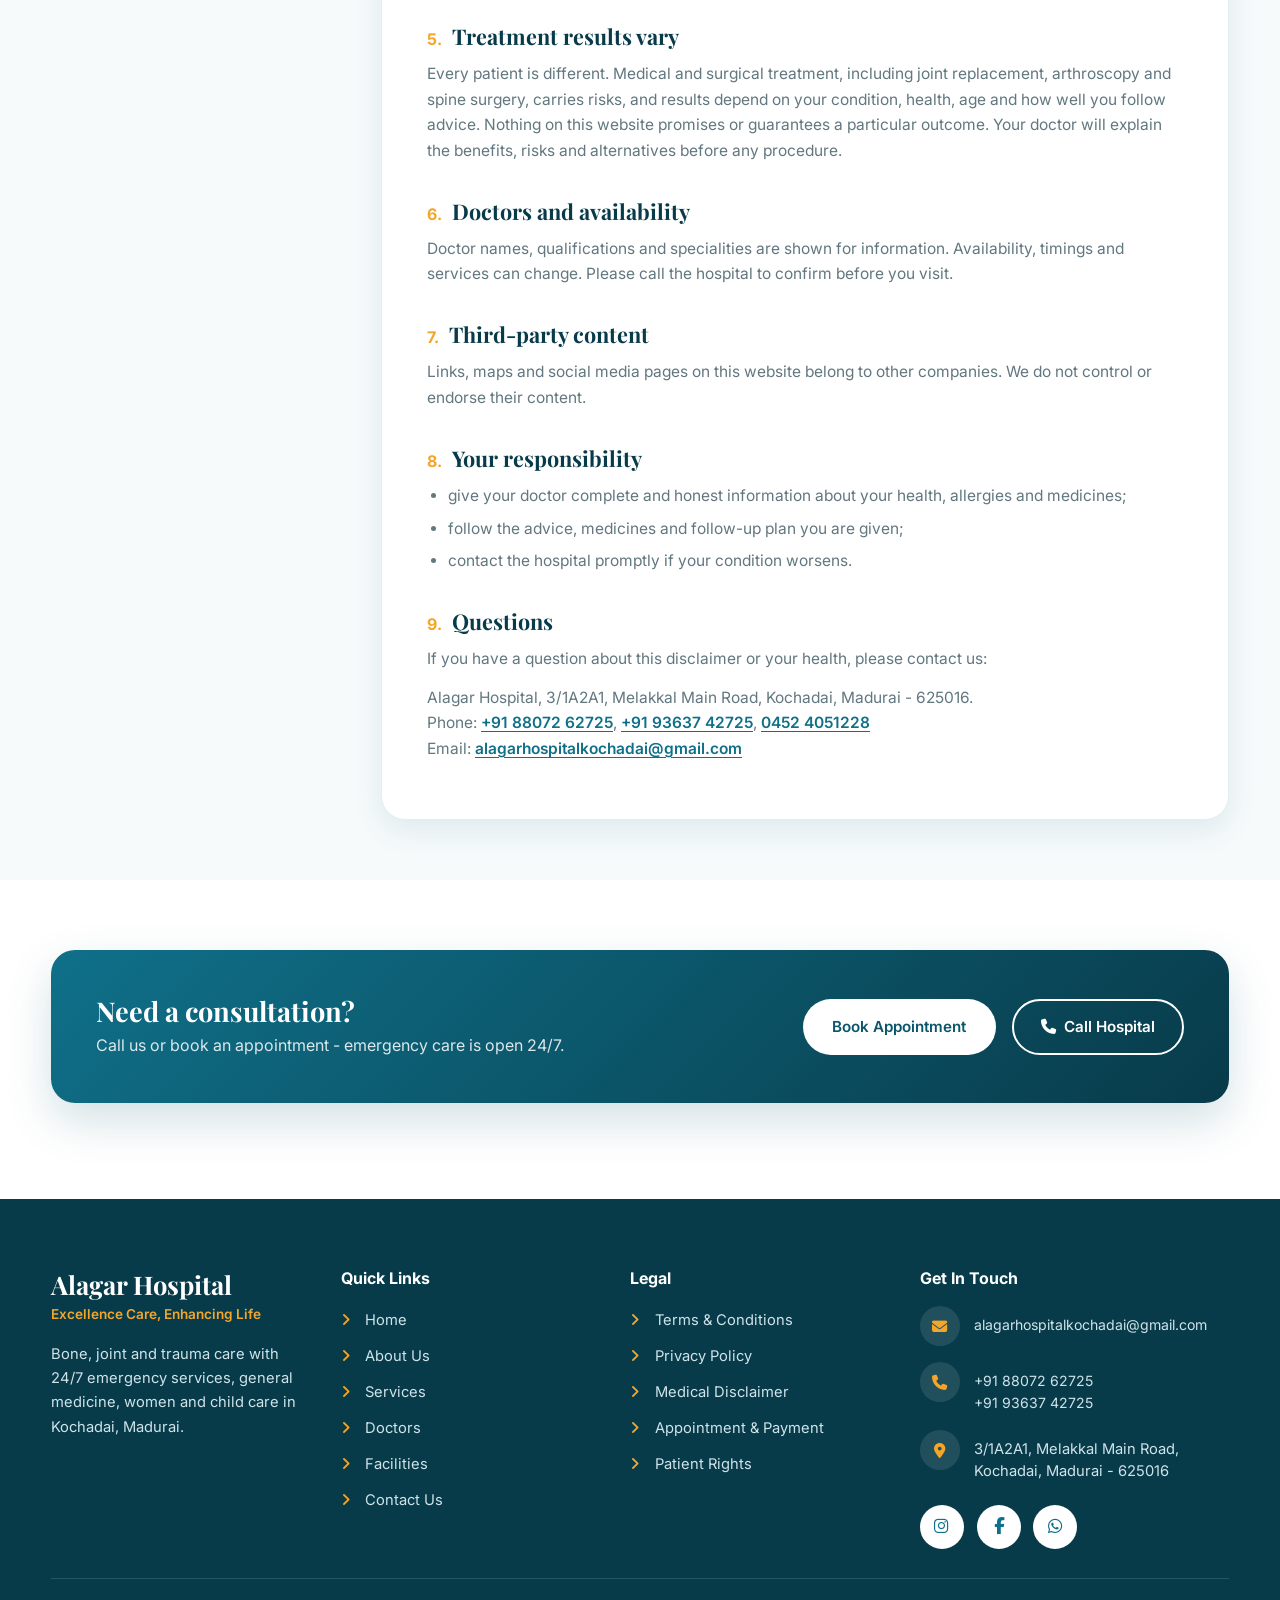
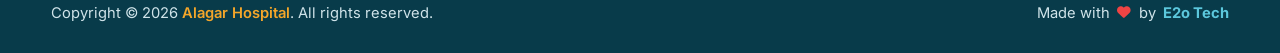
<file: medical-disclaimer.html>
<!DOCTYPE html>
<html lang="en">

<head>
    <meta charset="UTF-8">
    <meta name="viewport" content="width=device-width, initial-scale=1.0">
    <title>Medical Disclaimer | Alagar Hospital, Kochadai, Madurai</title>
    <meta name="description" content="Medical disclaimer for the Alagar Hospital, Kochadai, Madurai website.">
    <link rel="preconnect" href="https://fonts.googleapis.com">
    <link rel="preconnect" href="https://fonts.gstatic.com" crossorigin>
    <link href="https://fonts.googleapis.com/css2?family=Inter:wght@400;500;600;700&family=Playfair+Display:ital,wght@0,400;0,600;0,700;1,400&display=swap" rel="stylesheet">
    <link rel="stylesheet" href="https://cdnjs.cloudflare.com/ajax/libs/font-awesome/6.5.2/css/all.min.css">
    <link rel="stylesheet" href="css/style.css">
</head>

<body class="inner-page">
    <div id="header-container"></div>

    <main>
        <section class="hero-banner" style="--banner-img: url('../assets/images/ban2.webp');">
    <div class="container">
        <div class="hb-crumb reveal"><a href="index.html">Home</a><i class="fa-solid fa-chevron-right"></i><span>Medical Disclaimer</span></div>
        <h1 class="reveal" style="--d:.1s">Medical Disclaimer</h1>
        <p class="reveal" style="--d:.2s">Website information is not a substitute for medical advice.</p>
    </div>
</section>

        <section class="legal">
            <div class="container legal-grid">
                <aside class="legal-nav reveal left">
                    <h3>Legal &amp; Policies</h3>
                    <ul><li><a href="terms-and-conditions.html"><i class="fa-solid fa-file-contract"></i>Terms &amp; Conditions</a></li><li><a href="privacy-policy.html"><i class="fa-solid fa-user-shield"></i>Privacy Policy</a></li><li><a href="medical-disclaimer.html" class="active"><i class="fa-solid fa-triangle-exclamation"></i>Medical Disclaimer</a></li><li><a href="appointment-policy.html"><i class="fa-solid fa-calendar-check"></i>Appointment &amp; Payment Policy</a></li><li><a href="patient-rights.html"><i class="fa-solid fa-hand-holding-heart"></i>Patient Rights &amp; Responsibilities</a></li></ul>
                    <div class="legal-help">
                        <strong>Have a question?</strong>
                        <p>Our team is happy to help.</p>
                        <a href="tel:+918807262725"><i class="fa-solid fa-phone"></i> +91 88072 62725</a>
                    </div>
                </aside>

                <article class="legal-content reveal right">
                    <span class="legal-updated">Last updated: 20 October 2026</span>
                    <p class="legal-intro">The content on this website is shared to help you understand our services. It is not medical advice. Please read this disclaimer carefully.</p>
                    <img src="assets/images/legal-disclaimer.svg" alt="A medical clipboard with an information badge, showing that website content is general information and not medical advice" class="legal-img" width="800" height="360">
                    <h2><span>1.</span> In an emergency</h2>
                    <div class="legal-note legal-emergency"><i class="fa-solid fa-truck-medical"></i><p>If you or someone else has a medical emergency, such as a serious injury, a suspected fracture after an accident, heavy bleeding, chest pain, breathing trouble or loss of consciousness, <strong>call 108 or come to the hospital straight away</strong>. Do not wait for a reply to a website form. Hospital line: <a href="tel:+918807262725">+91 88072 62725</a>.</p></div>
                    <h2><span>2.</span> General information only</h2>
                    <p>The pages on trauma, spine, paediatric ortho, arthroscopy, arthroplasty, general medicine, women and child care and other topics give general information. They do not describe every condition, treatment option or risk.</p>
                    <h2><span>3.</span> Not a substitute for professional advice</h2>
                    <p>Information on this website does not replace a consultation with a qualified doctor. Always seek the advice of your doctor about your own condition. Never ignore, delay or stop medical advice because of something you read here.</p>
                    <h2><span>4.</span> No diagnosis or treatment online</h2>
                    <p>We do not diagnose conditions or prescribe treatment through the website, forms, email or social media. Treatment decisions are made only after a proper examination and, where needed, tests.</p>
                    <h2><span>5.</span> Treatment results vary</h2>
                    <p>Every patient is different. Medical and surgical treatment, including joint replacement, arthroscopy and spine surgery, carries risks, and results depend on your condition, health, age and how well you follow advice. Nothing on this website promises or guarantees a particular outcome. Your doctor will explain the benefits, risks and alternatives before any procedure.</p>
                    <h2><span>6.</span> Doctors and availability</h2>
                    <p>Doctor names, qualifications and specialities are shown for information. Availability, timings and services can change. Please call the hospital to confirm before you visit.</p>
                    <h2><span>7.</span> Third-party content</h2>
                    <p>Links, maps and social media pages on this website belong to other companies. We do not control or endorse their content.</p>
                    <h2><span>8.</span> Your responsibility</h2>
                    <ul><li>give your doctor complete and honest information about your health, allergies and medicines;</li><li>follow the advice, medicines and follow-up plan you are given;</li><li>contact the hospital promptly if your condition worsens.</li></ul>
                    <h2><span>9.</span> Questions</h2>
                    <p>If you have a question about this disclaimer or your health, please contact us:</p>
                    <p>Alagar Hospital, 3/1A2A1, Melakkal Main Road, Kochadai, Madurai - 625016.<br>Phone: <a href="tel:+918807262725">+91 88072 62725</a>, <a href="tel:+919363742725">+91 93637 42725</a>, <a href="tel:+914524051228">0452 4051228</a><br>Email: <a href="mailto:alagarhospitalkochadai@gmail.com">alagarhospitalkochadai@gmail.com</a></p>
                </article>
            </div>
        </section>

        <section class="cta-band">
            <div class="container">
                <div class="cta-box reveal zoom">
                    <div>
                        <h3>Need a consultation?</h3>
                        <p>Call us or book an appointment - emergency care is open 24/7.</p>
                    </div>
                    <div class="cta-actions">
                        <a href="contact.html" class="btn btn-light">Book Appointment</a>
                        <a href="tel:+918807262725" class="btn btn-outline"><i class="fa-solid fa-phone"></i> Call Hospital</a>
                    </div>
                </div>
            </div>
        </section>
    </main>

    <div id="footer-container"></div>

    <script src="js/script.js"></script>
</body>

</html>
</file>
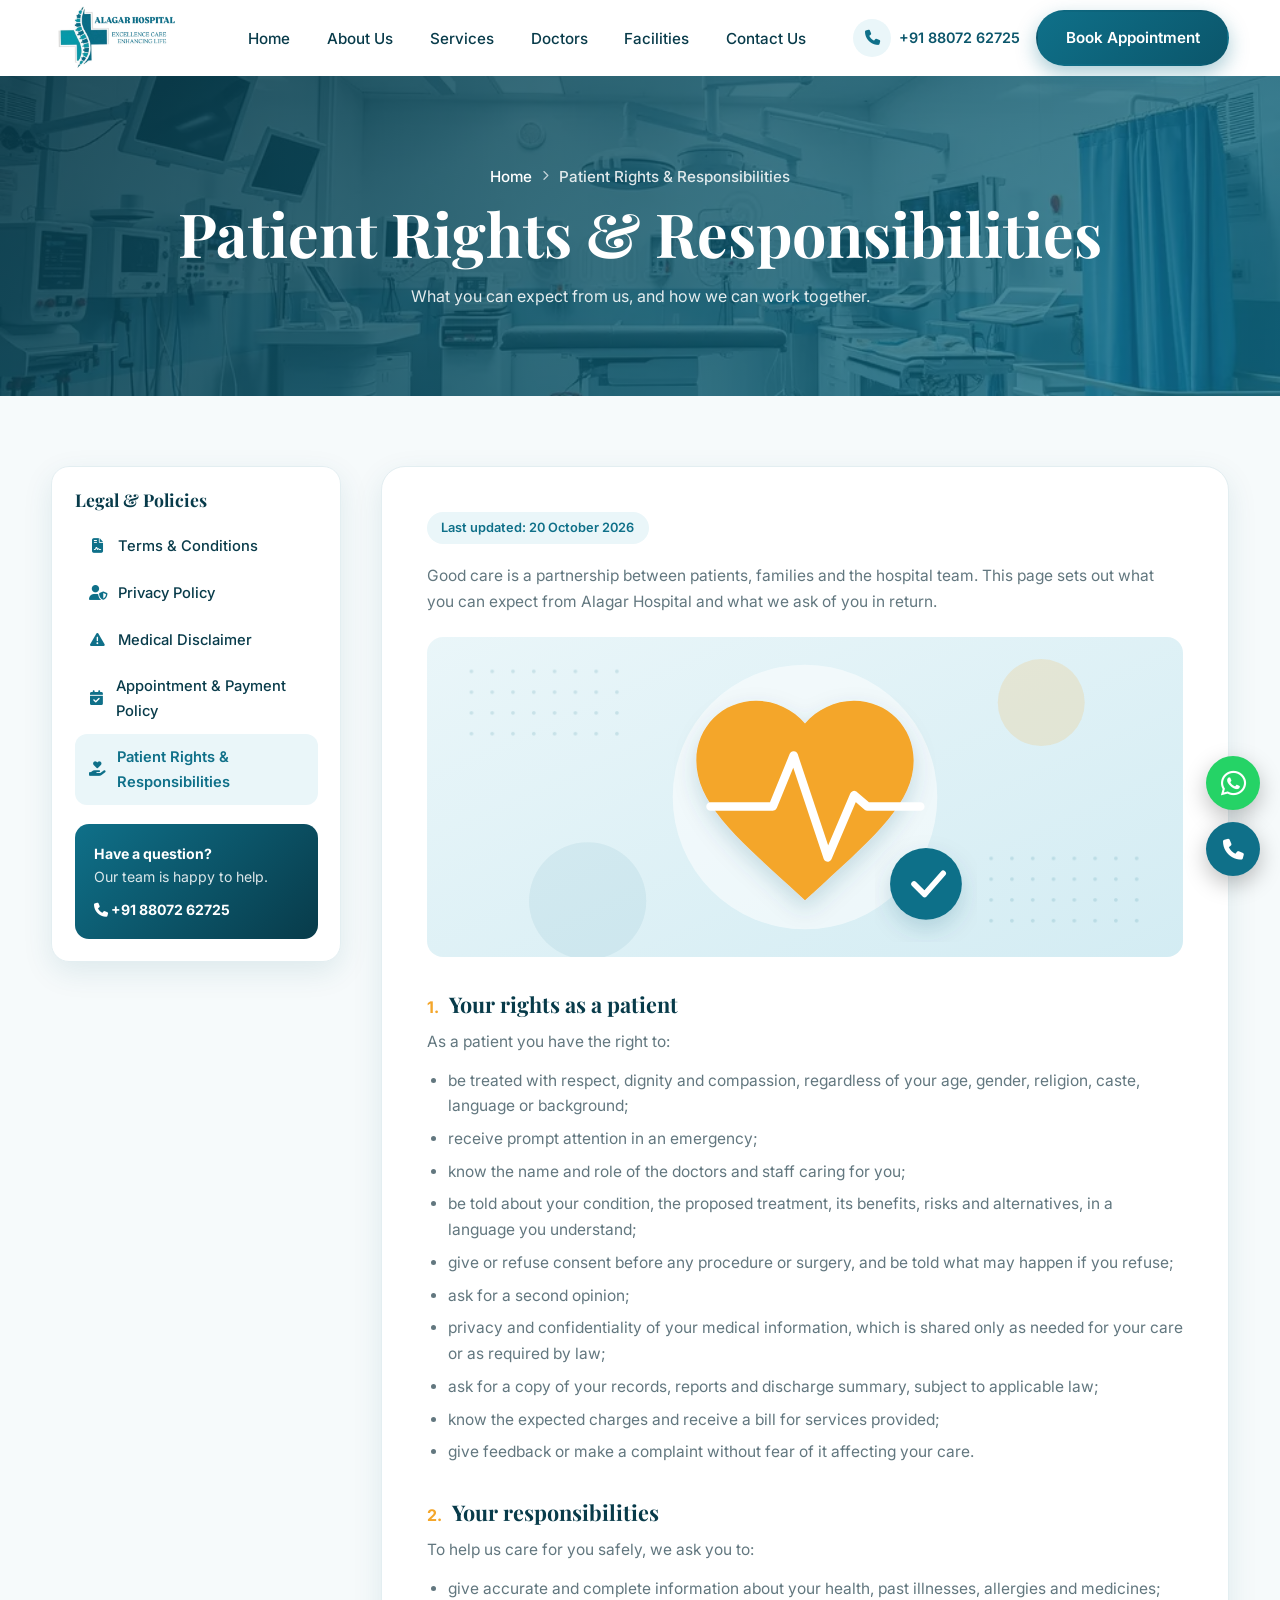
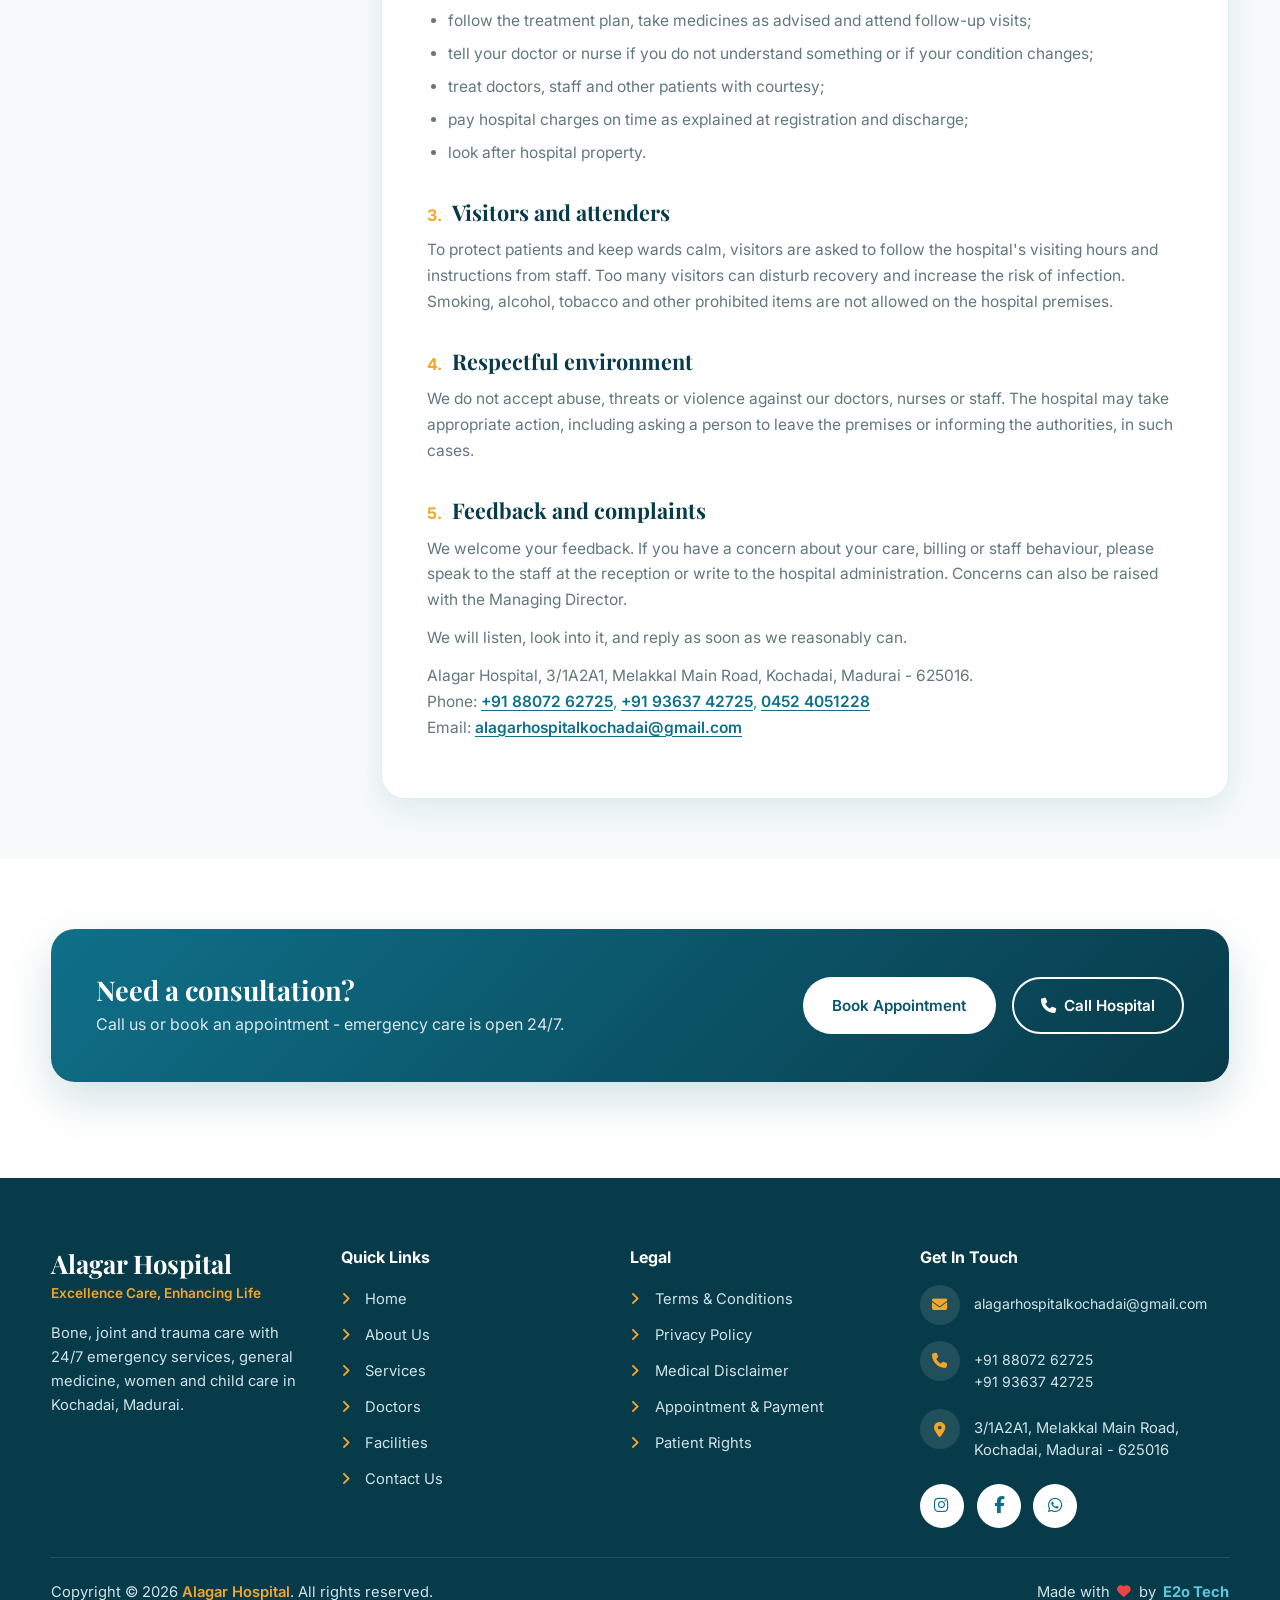
<file: patient-rights.html>
<!DOCTYPE html>
<html lang="en">

<head>
    <meta charset="UTF-8">
    <meta name="viewport" content="width=device-width, initial-scale=1.0">
    <title>Patient Rights &amp; Responsibilities | Alagar Hospital, Kochadai, Madurai</title>
    <meta name="description" content="Patient rights and responsibilities at Alagar Hospital, Kochadai, Madurai.">
    <link rel="preconnect" href="https://fonts.googleapis.com">
    <link rel="preconnect" href="https://fonts.gstatic.com" crossorigin>
    <link href="https://fonts.googleapis.com/css2?family=Inter:wght@400;500;600;700&family=Playfair+Display:ital,wght@0,400;0,600;0,700;1,400&display=swap" rel="stylesheet">
    <link rel="stylesheet" href="https://cdnjs.cloudflare.com/ajax/libs/font-awesome/6.5.2/css/all.min.css">
    <link rel="stylesheet" href="css/style.css">
</head>

<body class="inner-page">
    <div id="header-container"></div>

    <main>
        <section class="hero-banner" style="--banner-img: url('../assets/images/ban2.webp');">
    <div class="container">
        <div class="hb-crumb reveal"><a href="index.html">Home</a><i class="fa-solid fa-chevron-right"></i><span>Patient Rights &amp; Responsibilities</span></div>
        <h1 class="reveal" style="--d:.1s">Patient Rights &amp; Responsibilities</h1>
        <p class="reveal" style="--d:.2s">What you can expect from us, and how we can work together.</p>
    </div>
</section>

        <section class="legal">
            <div class="container legal-grid">
                <aside class="legal-nav reveal left">
                    <h3>Legal &amp; Policies</h3>
                    <ul><li><a href="terms-and-conditions.html"><i class="fa-solid fa-file-contract"></i>Terms &amp; Conditions</a></li><li><a href="privacy-policy.html"><i class="fa-solid fa-user-shield"></i>Privacy Policy</a></li><li><a href="medical-disclaimer.html"><i class="fa-solid fa-triangle-exclamation"></i>Medical Disclaimer</a></li><li><a href="appointment-policy.html"><i class="fa-solid fa-calendar-check"></i>Appointment &amp; Payment Policy</a></li><li><a href="patient-rights.html" class="active"><i class="fa-solid fa-hand-holding-heart"></i>Patient Rights &amp; Responsibilities</a></li></ul>
                    <div class="legal-help">
                        <strong>Have a question?</strong>
                        <p>Our team is happy to help.</p>
                        <a href="tel:+918807262725"><i class="fa-solid fa-phone"></i> +91 88072 62725</a>
                    </div>
                </aside>

                <article class="legal-content reveal right">
                    <span class="legal-updated">Last updated: 20 October 2026</span>
                    <p class="legal-intro">Good care is a partnership between patients, families and the hospital team. This page sets out what you can expect from Alagar Hospital and what we ask of you in return.</p>
                    <img src="assets/images/legal-rights.svg" alt="A heart with a pulse line and a checkmark, showing respectful care and patient rights" class="legal-img" width="800" height="360">
                    <h2><span>1.</span> Your rights as a patient</h2>
                    <p>As a patient you have the right to:</p>
                    <ul><li>be treated with respect, dignity and compassion, regardless of your age, gender, religion, caste, language or background;</li><li>receive prompt attention in an emergency;</li><li>know the name and role of the doctors and staff caring for you;</li><li>be told about your condition, the proposed treatment, its benefits, risks and alternatives, in a language you understand;</li><li>give or refuse consent before any procedure or surgery, and be told what may happen if you refuse;</li><li>ask for a second opinion;</li><li>privacy and confidentiality of your medical information, which is shared only as needed for your care or as required by law;</li><li>ask for a copy of your records, reports and discharge summary, subject to applicable law;</li><li>know the expected charges and receive a bill for services provided;</li><li>give feedback or make a complaint without fear of it affecting your care.</li></ul>
                    <h2><span>2.</span> Your responsibilities</h2>
                    <p>To help us care for you safely, we ask you to:</p>
                    <ul><li>give accurate and complete information about your health, past illnesses, allergies and medicines;</li><li>follow the treatment plan, take medicines as advised and attend follow-up visits;</li><li>tell your doctor or nurse if you do not understand something or if your condition changes;</li><li>treat doctors, staff and other patients with courtesy;</li><li>pay hospital charges on time as explained at registration and discharge;</li><li>look after hospital property.</li></ul>
                    <h2><span>3.</span> Visitors and attenders</h2>
                    <p>To protect patients and keep wards calm, visitors are asked to follow the hospital's visiting hours and instructions from staff. Too many visitors can disturb recovery and increase the risk of infection. Smoking, alcohol, tobacco and other prohibited items are not allowed on the hospital premises.</p>
                    <h2><span>4.</span> Respectful environment</h2>
                    <p>We do not accept abuse, threats or violence against our doctors, nurses or staff. The hospital may take appropriate action, including asking a person to leave the premises or informing the authorities, in such cases.</p>
                    <h2><span>5.</span> Feedback and complaints</h2>
                    <p>We welcome your feedback. If you have a concern about your care, billing or staff behaviour, please speak to the staff at the reception or write to the hospital administration. Concerns can also be raised with the Managing Director.</p>
                    <p>We will listen, look into it, and reply as soon as we reasonably can.</p>
                    <p>Alagar Hospital, 3/1A2A1, Melakkal Main Road, Kochadai, Madurai - 625016.<br>Phone: <a href="tel:+918807262725">+91 88072 62725</a>, <a href="tel:+919363742725">+91 93637 42725</a>, <a href="tel:+914524051228">0452 4051228</a><br>Email: <a href="mailto:alagarhospitalkochadai@gmail.com">alagarhospitalkochadai@gmail.com</a></p>
                </article>
            </div>
        </section>

        <section class="cta-band">
            <div class="container">
                <div class="cta-box reveal zoom">
                    <div>
                        <h3>Need a consultation?</h3>
                        <p>Call us or book an appointment - emergency care is open 24/7.</p>
                    </div>
                    <div class="cta-actions">
                        <a href="contact.html" class="btn btn-light">Book Appointment</a>
                        <a href="tel:+918807262725" class="btn btn-outline"><i class="fa-solid fa-phone"></i> Call Hospital</a>
                    </div>
                </div>
            </div>
        </section>
    </main>

    <div id="footer-container"></div>

    <script src="js/script.js"></script>
</body>

</html>
</file>
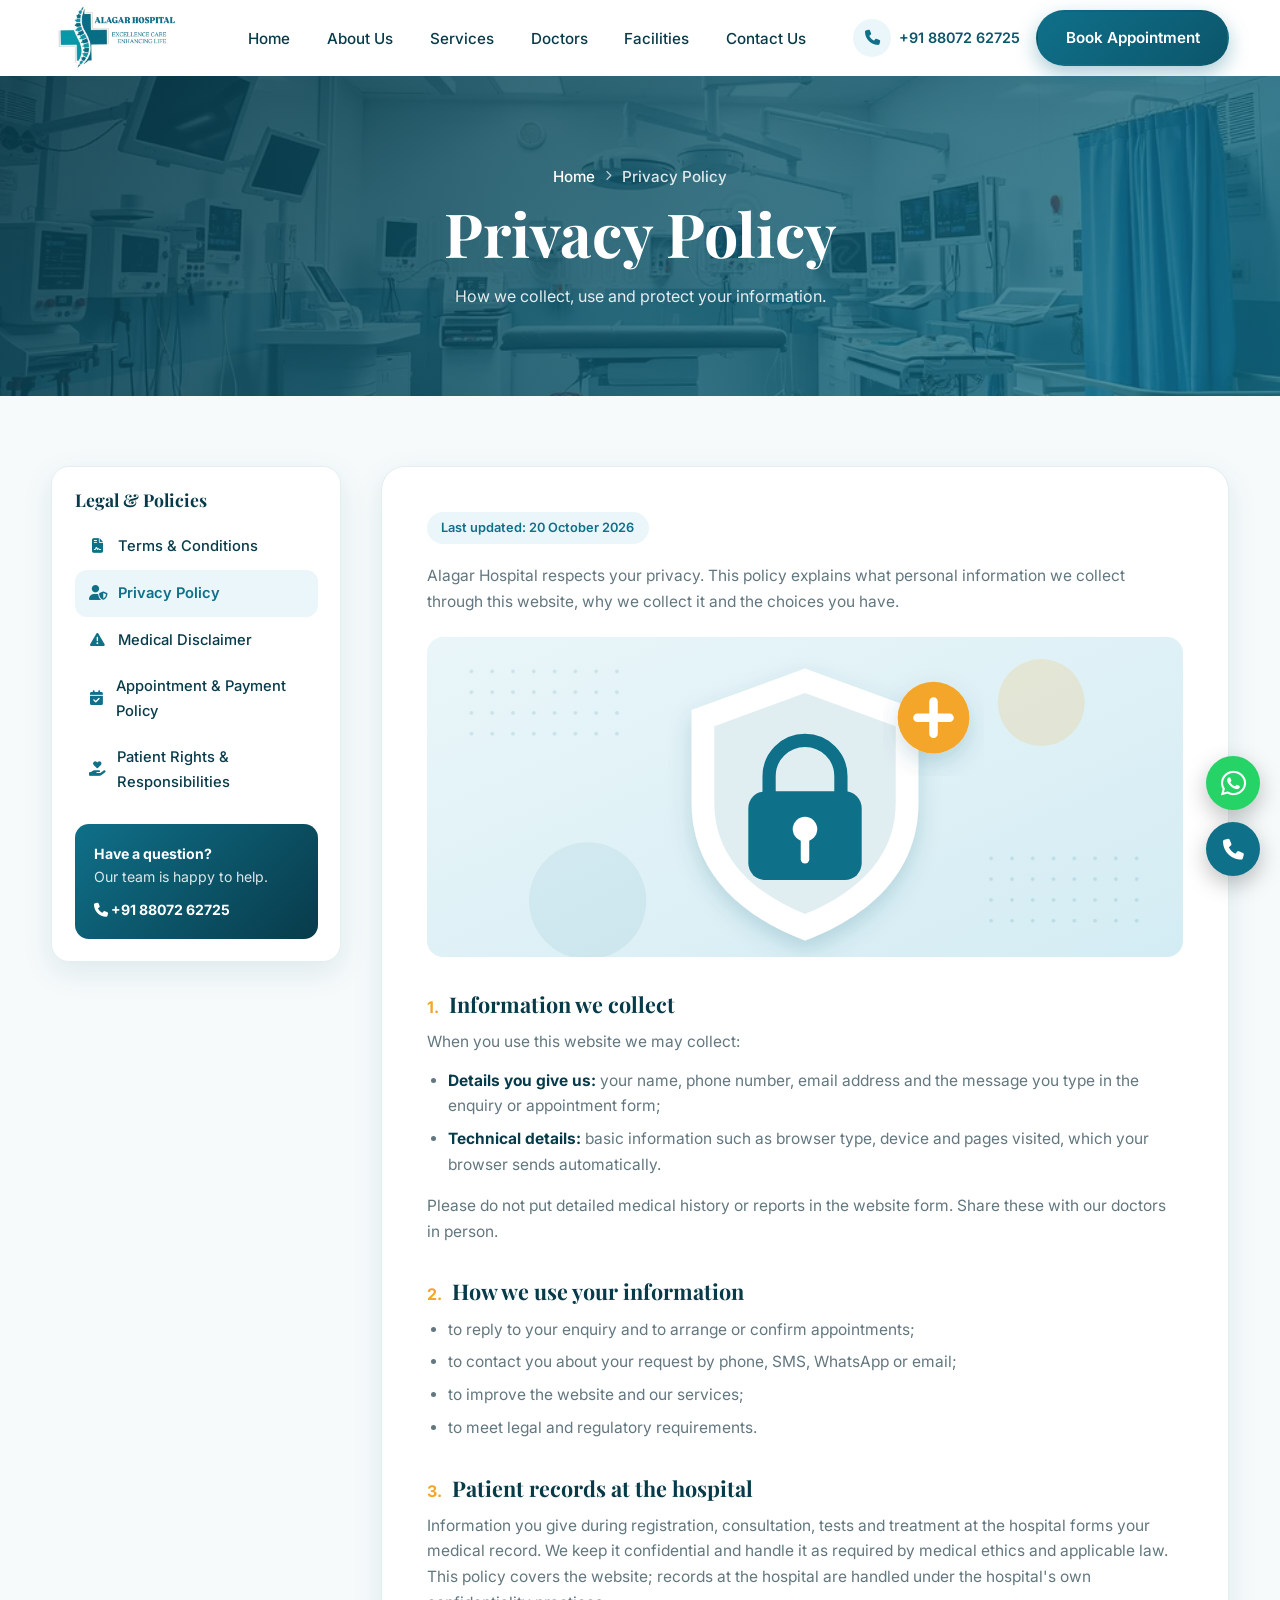
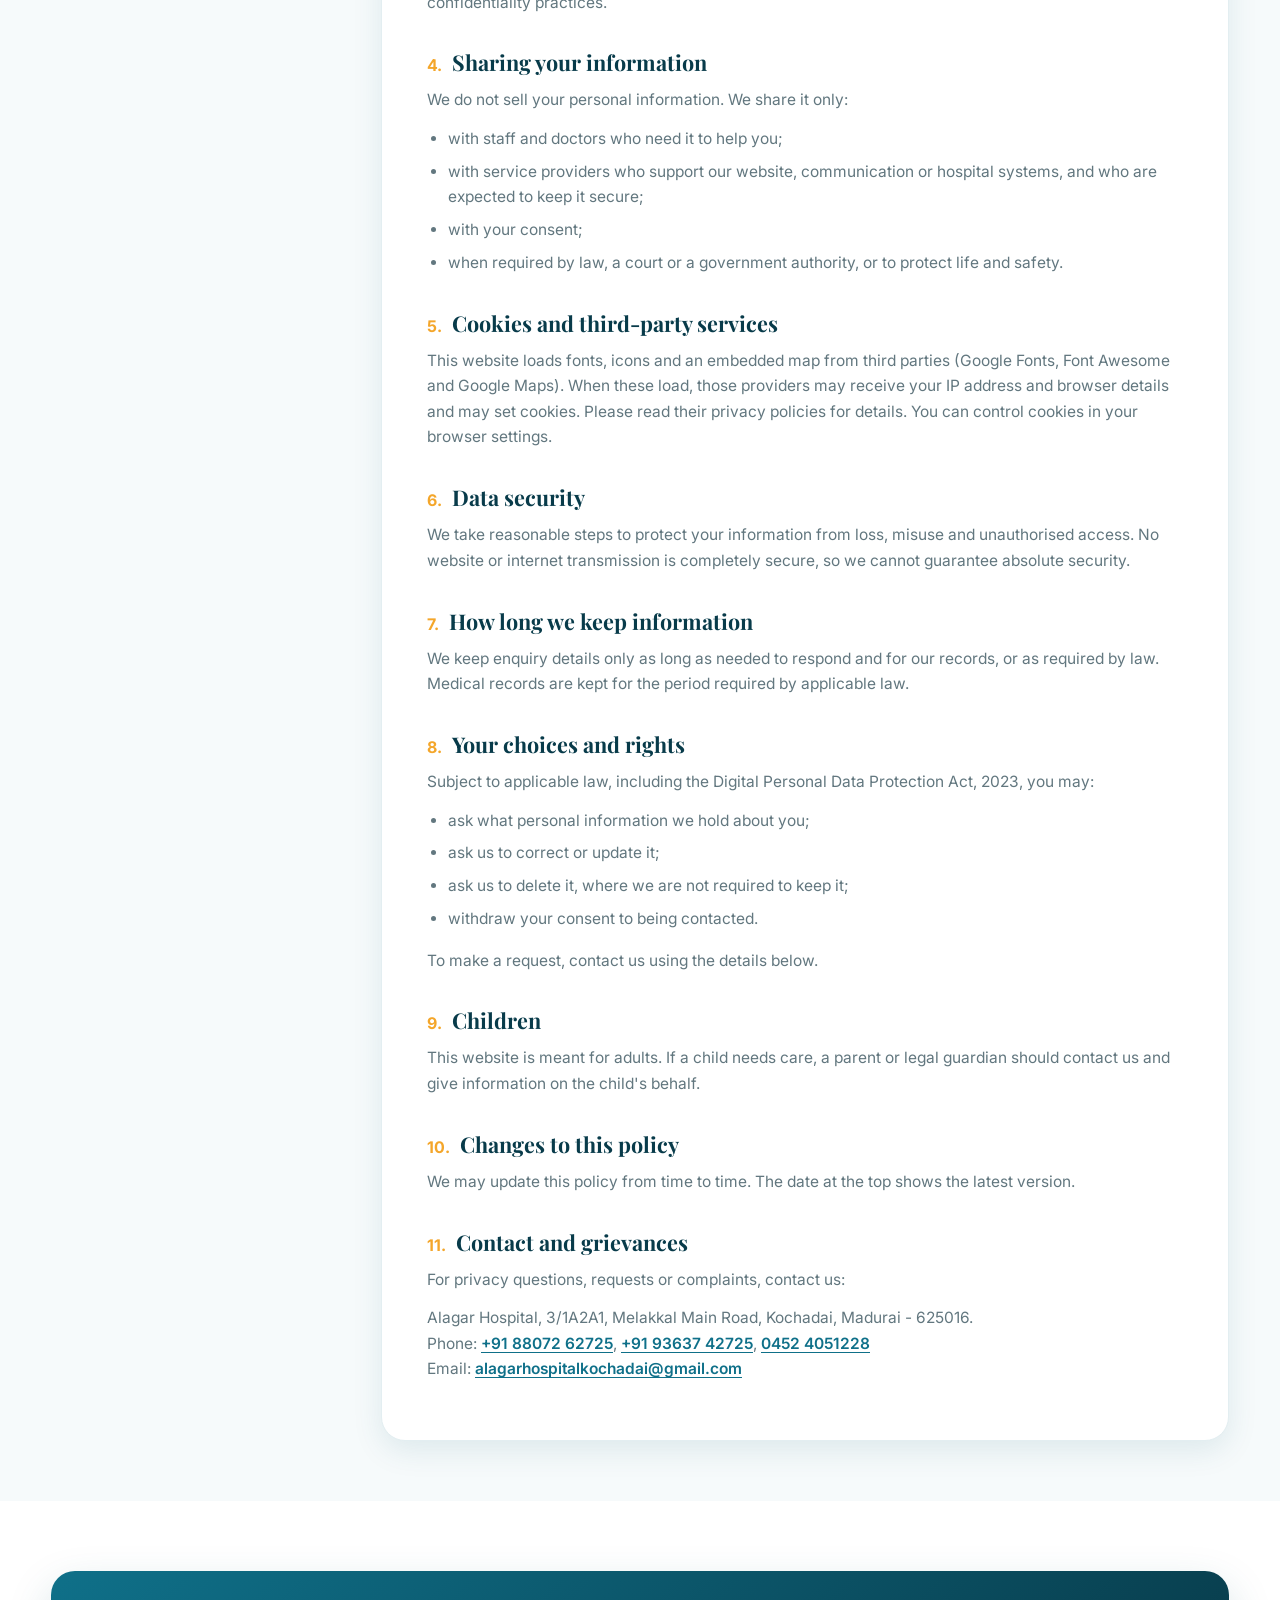
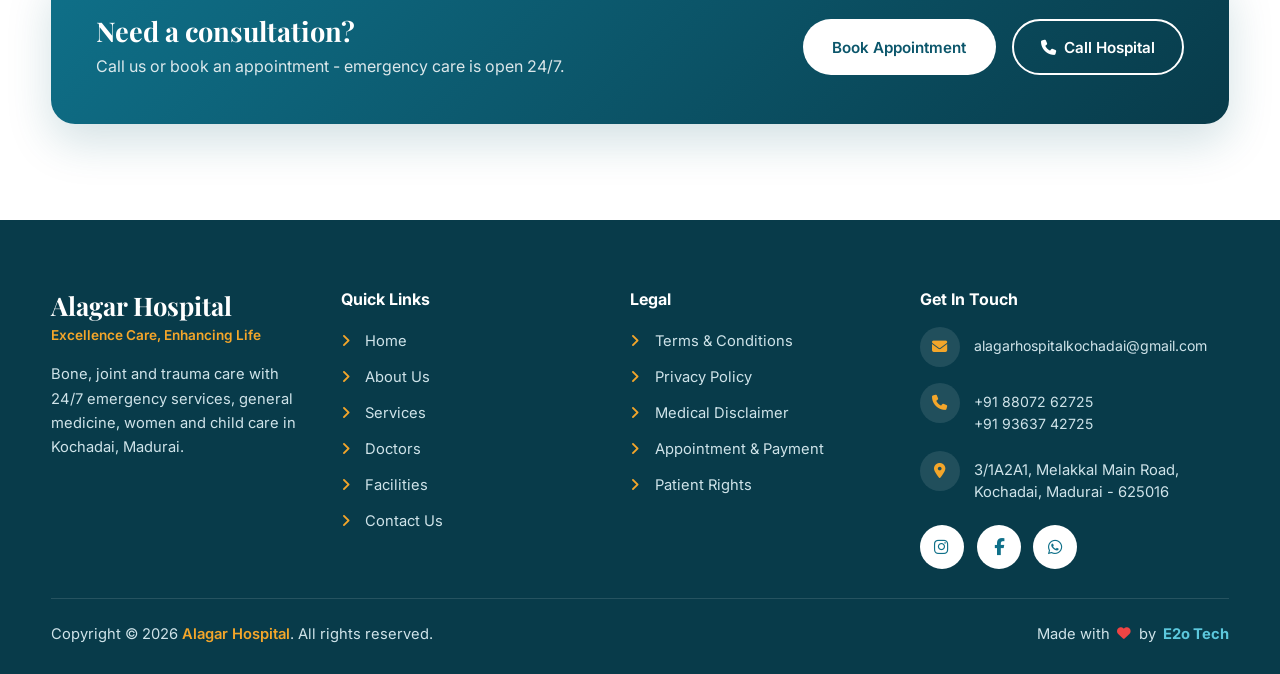
<file: privacy-policy.html>
<!DOCTYPE html>
<html lang="en">

<head>
    <meta charset="UTF-8">
    <meta name="viewport" content="width=device-width, initial-scale=1.0">
    <title>Privacy Policy | Alagar Hospital, Kochadai, Madurai</title>
    <meta name="description" content="How Alagar Hospital, Kochadai, Madurai collects, uses and protects your personal information.">
    <link rel="preconnect" href="https://fonts.googleapis.com">
    <link rel="preconnect" href="https://fonts.gstatic.com" crossorigin>
    <link href="https://fonts.googleapis.com/css2?family=Inter:wght@400;500;600;700&family=Playfair+Display:ital,wght@0,400;0,600;0,700;1,400&display=swap" rel="stylesheet">
    <link rel="stylesheet" href="https://cdnjs.cloudflare.com/ajax/libs/font-awesome/6.5.2/css/all.min.css">
    <link rel="stylesheet" href="css/style.css">
</head>

<body class="inner-page">
    <div id="header-container"></div>

    <main>
        <section class="hero-banner" style="--banner-img: url('../assets/images/ban2.webp');">
    <div class="container">
        <div class="hb-crumb reveal"><a href="index.html">Home</a><i class="fa-solid fa-chevron-right"></i><span>Privacy Policy</span></div>
        <h1 class="reveal" style="--d:.1s">Privacy Policy</h1>
        <p class="reveal" style="--d:.2s">How we collect, use and protect your information.</p>
    </div>
</section>

        <section class="legal">
            <div class="container legal-grid">
                <aside class="legal-nav reveal left">
                    <h3>Legal &amp; Policies</h3>
                    <ul><li><a href="terms-and-conditions.html"><i class="fa-solid fa-file-contract"></i>Terms &amp; Conditions</a></li><li><a href="privacy-policy.html" class="active"><i class="fa-solid fa-user-shield"></i>Privacy Policy</a></li><li><a href="medical-disclaimer.html"><i class="fa-solid fa-triangle-exclamation"></i>Medical Disclaimer</a></li><li><a href="appointment-policy.html"><i class="fa-solid fa-calendar-check"></i>Appointment &amp; Payment Policy</a></li><li><a href="patient-rights.html"><i class="fa-solid fa-hand-holding-heart"></i>Patient Rights &amp; Responsibilities</a></li></ul>
                    <div class="legal-help">
                        <strong>Have a question?</strong>
                        <p>Our team is happy to help.</p>
                        <a href="tel:+918807262725"><i class="fa-solid fa-phone"></i> +91 88072 62725</a>
                    </div>
                </aside>

                <article class="legal-content reveal right">
                    <span class="legal-updated">Last updated: 20 October 2026</span>
                    <p class="legal-intro">Alagar Hospital respects your privacy. This policy explains what personal information we collect through this website, why we collect it and the choices you have.</p>
                    <img src="assets/images/legal-privacy.svg" alt="A shield with a padlock and a medical cross, showing that your personal information is kept safe" class="legal-img" width="800" height="360">
                    <h2><span>1.</span> Information we collect</h2>
                    <p>When you use this website we may collect:</p>
                    <ul><li><strong>Details you give us:</strong> your name, phone number, email address and the message you type in the enquiry or appointment form;</li><li><strong>Technical details:</strong> basic information such as browser type, device and pages visited, which your browser sends automatically.</li></ul>
                    <p>Please do not put detailed medical history or reports in the website form. Share these with our doctors in person.</p>
                    <h2><span>2.</span> How we use your information</h2>
                    <ul><li>to reply to your enquiry and to arrange or confirm appointments;</li><li>to contact you about your request by phone, SMS, WhatsApp or email;</li><li>to improve the website and our services;</li><li>to meet legal and regulatory requirements.</li></ul>
                    <h2><span>3.</span> Patient records at the hospital</h2>
                    <p>Information you give during registration, consultation, tests and treatment at the hospital forms your medical record. We keep it confidential and handle it as required by medical ethics and applicable law. This policy covers the website; records at the hospital are handled under the hospital's own confidentiality practices.</p>
                    <h2><span>4.</span> Sharing your information</h2>
                    <p>We do not sell your personal information. We share it only:</p>
                    <ul><li>with staff and doctors who need it to help you;</li><li>with service providers who support our website, communication or hospital systems, and who are expected to keep it secure;</li><li>with your consent;</li><li>when required by law, a court or a government authority, or to protect life and safety.</li></ul>
                    <h2><span>5.</span> Cookies and third-party services</h2>
                    <p>This website loads fonts, icons and an embedded map from third parties (Google Fonts, Font Awesome and Google Maps). When these load, those providers may receive your IP address and browser details and may set cookies. Please read their privacy policies for details. You can control cookies in your browser settings.</p>
                    <h2><span>6.</span> Data security</h2>
                    <p>We take reasonable steps to protect your information from loss, misuse and unauthorised access. No website or internet transmission is completely secure, so we cannot guarantee absolute security.</p>
                    <h2><span>7.</span> How long we keep information</h2>
                    <p>We keep enquiry details only as long as needed to respond and for our records, or as required by law. Medical records are kept for the period required by applicable law.</p>
                    <h2><span>8.</span> Your choices and rights</h2>
                    <p>Subject to applicable law, including the Digital Personal Data Protection Act, 2023, you may:</p>
                    <ul><li>ask what personal information we hold about you;</li><li>ask us to correct or update it;</li><li>ask us to delete it, where we are not required to keep it;</li><li>withdraw your consent to being contacted.</li></ul>
                    <p>To make a request, contact us using the details below.</p>
                    <h2><span>9.</span> Children</h2>
                    <p>This website is meant for adults. If a child needs care, a parent or legal guardian should contact us and give information on the child's behalf.</p>
                    <h2><span>10.</span> Changes to this policy</h2>
                    <p>We may update this policy from time to time. The date at the top shows the latest version.</p>
                    <h2><span>11.</span> Contact and grievances</h2>
                    <p>For privacy questions, requests or complaints, contact us:</p>
                    <p>Alagar Hospital, 3/1A2A1, Melakkal Main Road, Kochadai, Madurai - 625016.<br>Phone: <a href="tel:+918807262725">+91 88072 62725</a>, <a href="tel:+919363742725">+91 93637 42725</a>, <a href="tel:+914524051228">0452 4051228</a><br>Email: <a href="mailto:alagarhospitalkochadai@gmail.com">alagarhospitalkochadai@gmail.com</a></p>
                </article>
            </div>
        </section>

        <section class="cta-band">
            <div class="container">
                <div class="cta-box reveal zoom">
                    <div>
                        <h3>Need a consultation?</h3>
                        <p>Call us or book an appointment - emergency care is open 24/7.</p>
                    </div>
                    <div class="cta-actions">
                        <a href="contact.html" class="btn btn-light">Book Appointment</a>
                        <a href="tel:+918807262725" class="btn btn-outline"><i class="fa-solid fa-phone"></i> Call Hospital</a>
                    </div>
                </div>
            </div>
        </section>
    </main>

    <div id="footer-container"></div>

    <script src="js/script.js"></script>
</body>

</html>
</file>
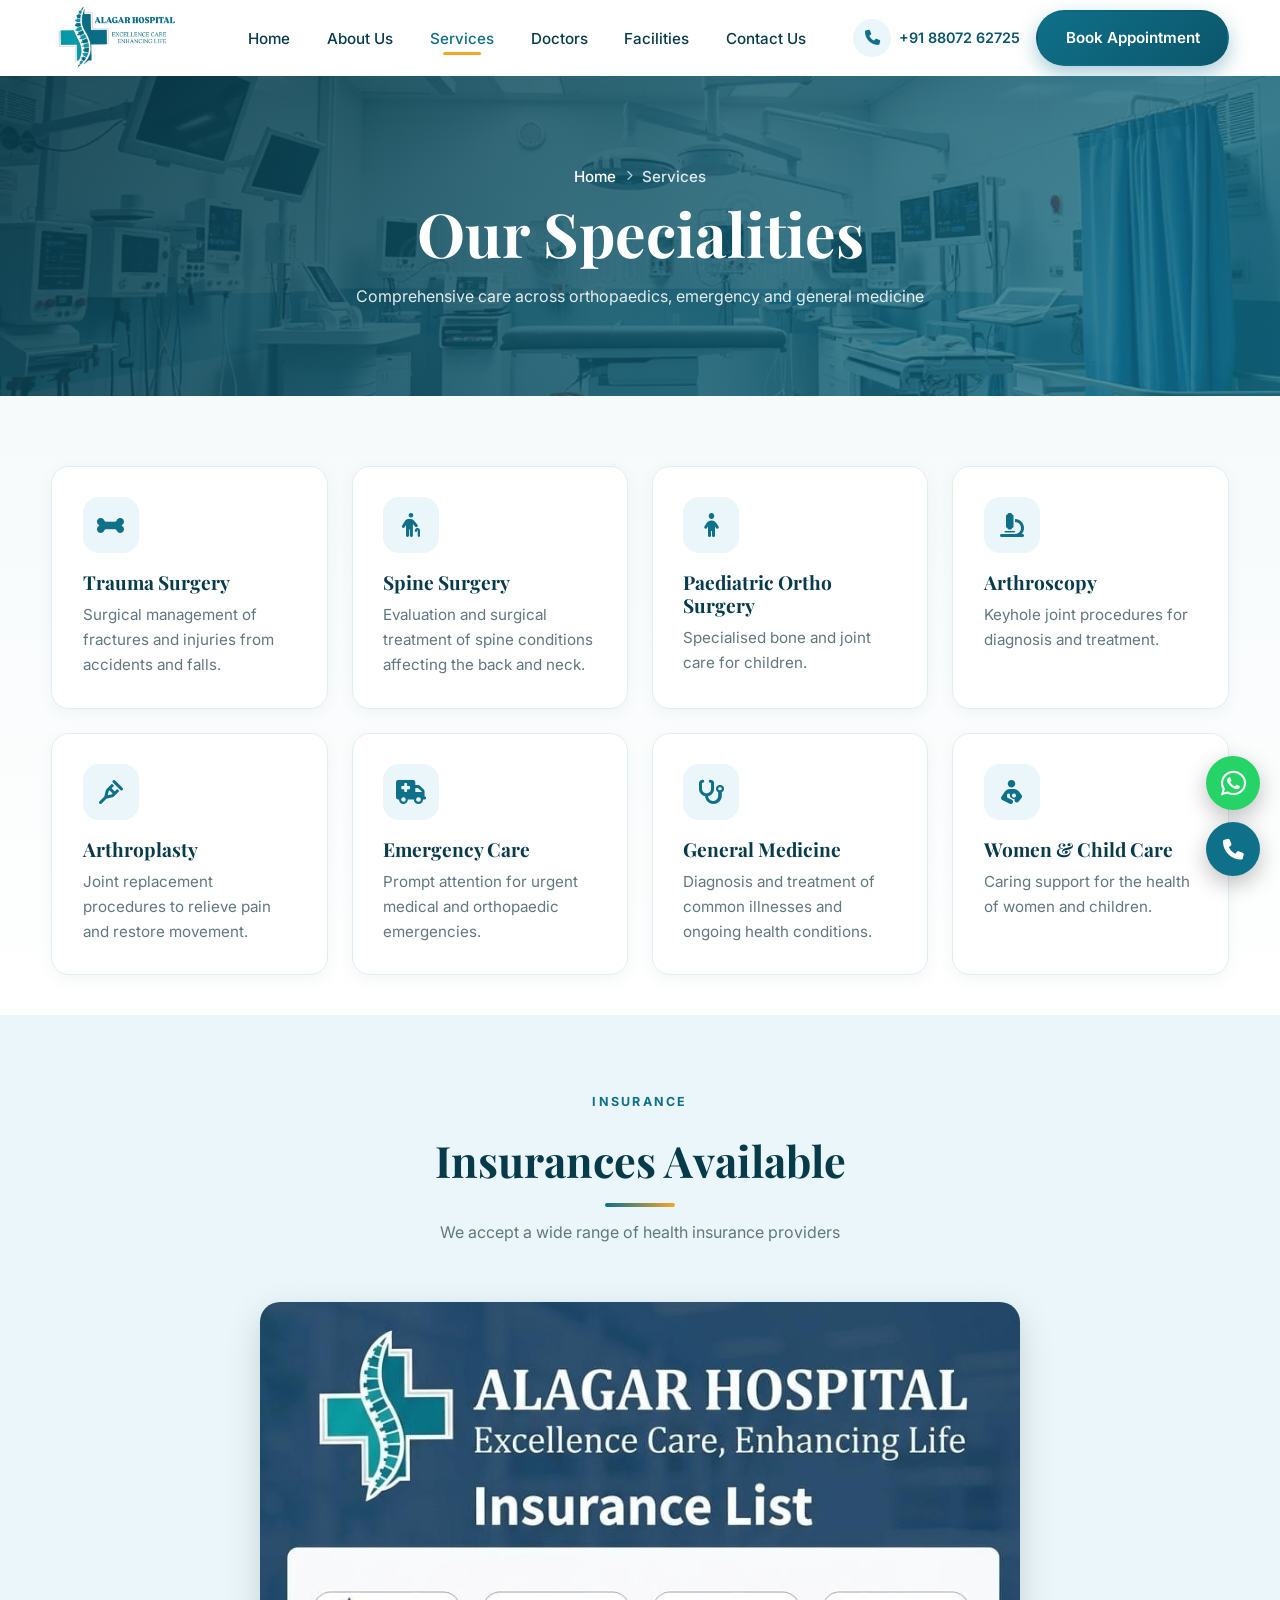
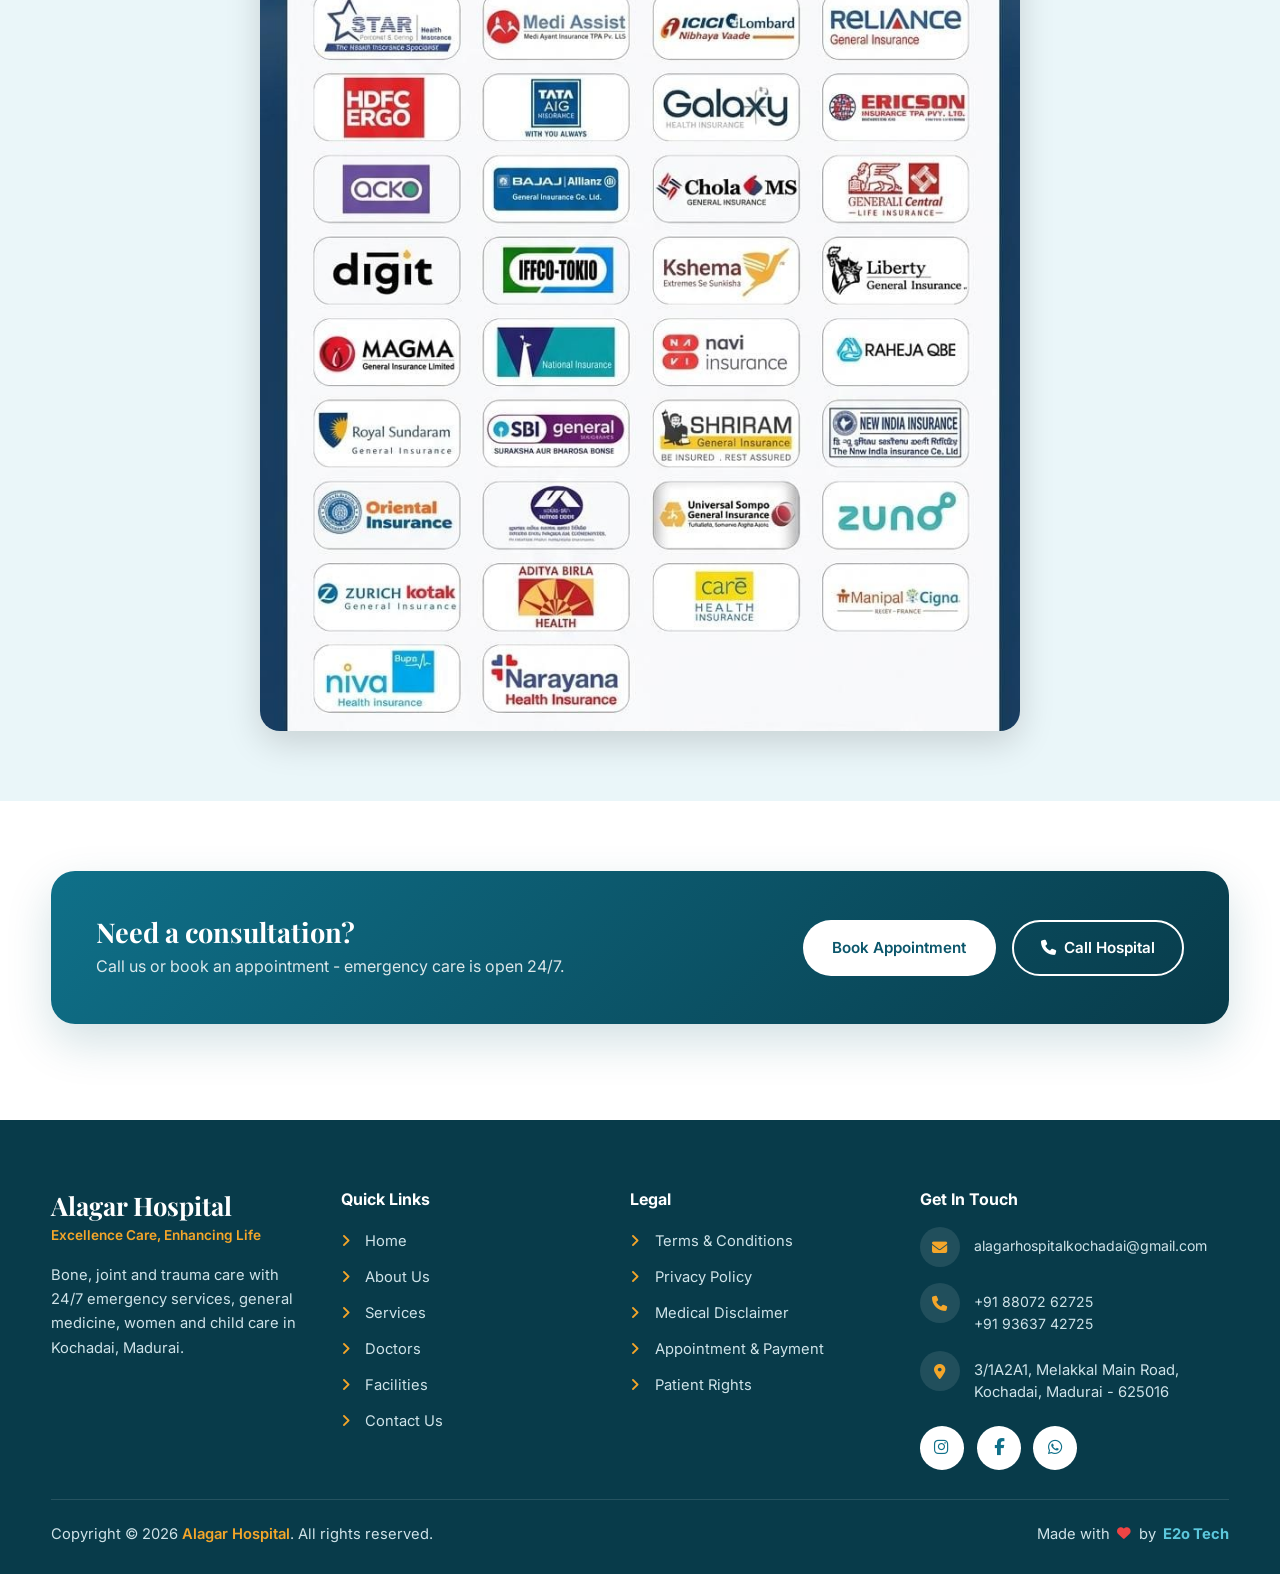
<file: services.html>
<!DOCTYPE html>
<html lang="en">

<head>
    <meta charset="UTF-8">
    <meta name="viewport" content="width=device-width, initial-scale=1.0">
    <title>Our Services | Alagar Hospital, Kochadai, Madurai</title>
    <meta name="description" content="Trauma, spine, paediatric ortho, arthroscopy, arthroplasty, emergency care, general medicine, women and child care at Alagar Hospital.">
    <link rel="preconnect" href="https://fonts.googleapis.com">
    <link rel="preconnect" href="https://fonts.gstatic.com" crossorigin>
    <link href="https://fonts.googleapis.com/css2?family=Inter:wght@400;500;600;700&family=Playfair+Display:ital,wght@0,400;0,600;0,700;1,400&display=swap" rel="stylesheet">
    <link rel="stylesheet" href="https://cdnjs.cloudflare.com/ajax/libs/font-awesome/6.5.2/css/all.min.css">
    <link rel="stylesheet" href="css/style.css">
</head>

<body class="inner-page">
    <div id="header-container"></div>

    <main>
        <section class="hero-banner" style="--banner-img: url('../assets/images/ban2.webp');">
    <div class="container">
        <div class="hb-crumb reveal"><a href="index.html">Home</a><i class="fa-solid fa-chevron-right"></i><span>Services</span></div>
        <h1 class="reveal" style="--d:.1s">Our Specialities</h1>
        <p class="reveal" style="--d:.2s">Comprehensive care across orthopaedics, emergency and general medicine</p>
    </div>
</section>

        <section class="services">
            <div class="container">
                <div class="grid-4">
                    <div class="service-card reveal"><div class="icon-bubble"><i class="fa-solid fa-bone"></i></div><h3>Trauma Surgery</h3><p>Surgical management of fractures and injuries from accidents and falls.</p></div>
                    <div class="service-card reveal" style="--d:0.08s"><div class="icon-bubble"><i class="fa-solid fa-person-cane"></i></div><h3>Spine Surgery</h3><p>Evaluation and surgical treatment of spine conditions affecting the back and neck.</p></div>
                    <div class="service-card reveal" style="--d:0.16s"><div class="icon-bubble"><i class="fa-solid fa-child"></i></div><h3>Paediatric Ortho Surgery</h3><p>Specialised bone and joint care for children.</p></div>
                    <div class="service-card reveal" style="--d:0.24s"><div class="icon-bubble"><i class="fa-solid fa-microscope"></i></div><h3>Arthroscopy</h3><p>Keyhole joint procedures for diagnosis and treatment.</p></div>
                    <div class="service-card reveal"><div class="icon-bubble"><i class="fa-solid fa-crutch"></i></div><h3>Arthroplasty</h3><p>Joint replacement procedures to relieve pain and restore movement.</p></div>
                    <div class="service-card reveal" style="--d:0.08s"><div class="icon-bubble"><i class="fa-solid fa-truck-medical"></i></div><h3>Emergency Care</h3><p>Prompt attention for urgent medical and orthopaedic emergencies.</p></div>
                    <div class="service-card reveal" style="--d:0.16s"><div class="icon-bubble"><i class="fa-solid fa-stethoscope"></i></div><h3>General Medicine</h3><p>Diagnosis and treatment of common illnesses and ongoing health conditions.</p></div>
                    <div class="service-card reveal" style="--d:0.24s"><div class="icon-bubble"><i class="fa-solid fa-person-breastfeeding"></i></div><h3>Women &amp; Child Care</h3><p>Caring support for the health of women and children.</p></div>
                </div>
            </div>
        </section>

        <!-- ===== INSURANCE ===== -->
<section class="insurance" id="insurance">
    <div class="container">
        <div class="section-header reveal">
            <span class="section-subtitle">INSURANCE</span>
            <h2 class="section-title">Insurances Available</h2>
            <p class="section-description">We accept a wide range of health insurance providers</p>
        </div>
        <div class="insurance-card reveal zoom">
            <img src="assets/images/insurance-list.jpg" alt="Alagar Hospital insurance list - Star Health, Medi Assist, ICICI Lombard, HDFC Ergo, Bajaj Allianz, Care Health and more" loading="lazy">
        </div>
    </div>
</section>

        <section class="cta-band">
            <div class="container">
                <div class="cta-box reveal zoom">
                    <div>
                        <h3>Need a consultation?</h3>
                        <p>Call us or book an appointment - emergency care is open 24/7.</p>
                    </div>
                    <div class="cta-actions">
                        <a href="contact.html" class="btn btn-light">Book Appointment</a>
                        <a href="tel:+918807262725" class="btn btn-outline"><i class="fa-solid fa-phone"></i> Call Hospital</a>
                    </div>
                </div>
            </div>
        </section>
    </main>

    <div id="footer-container"></div>

    <script src="js/script.js"></script>
</body>

</html>
</file>
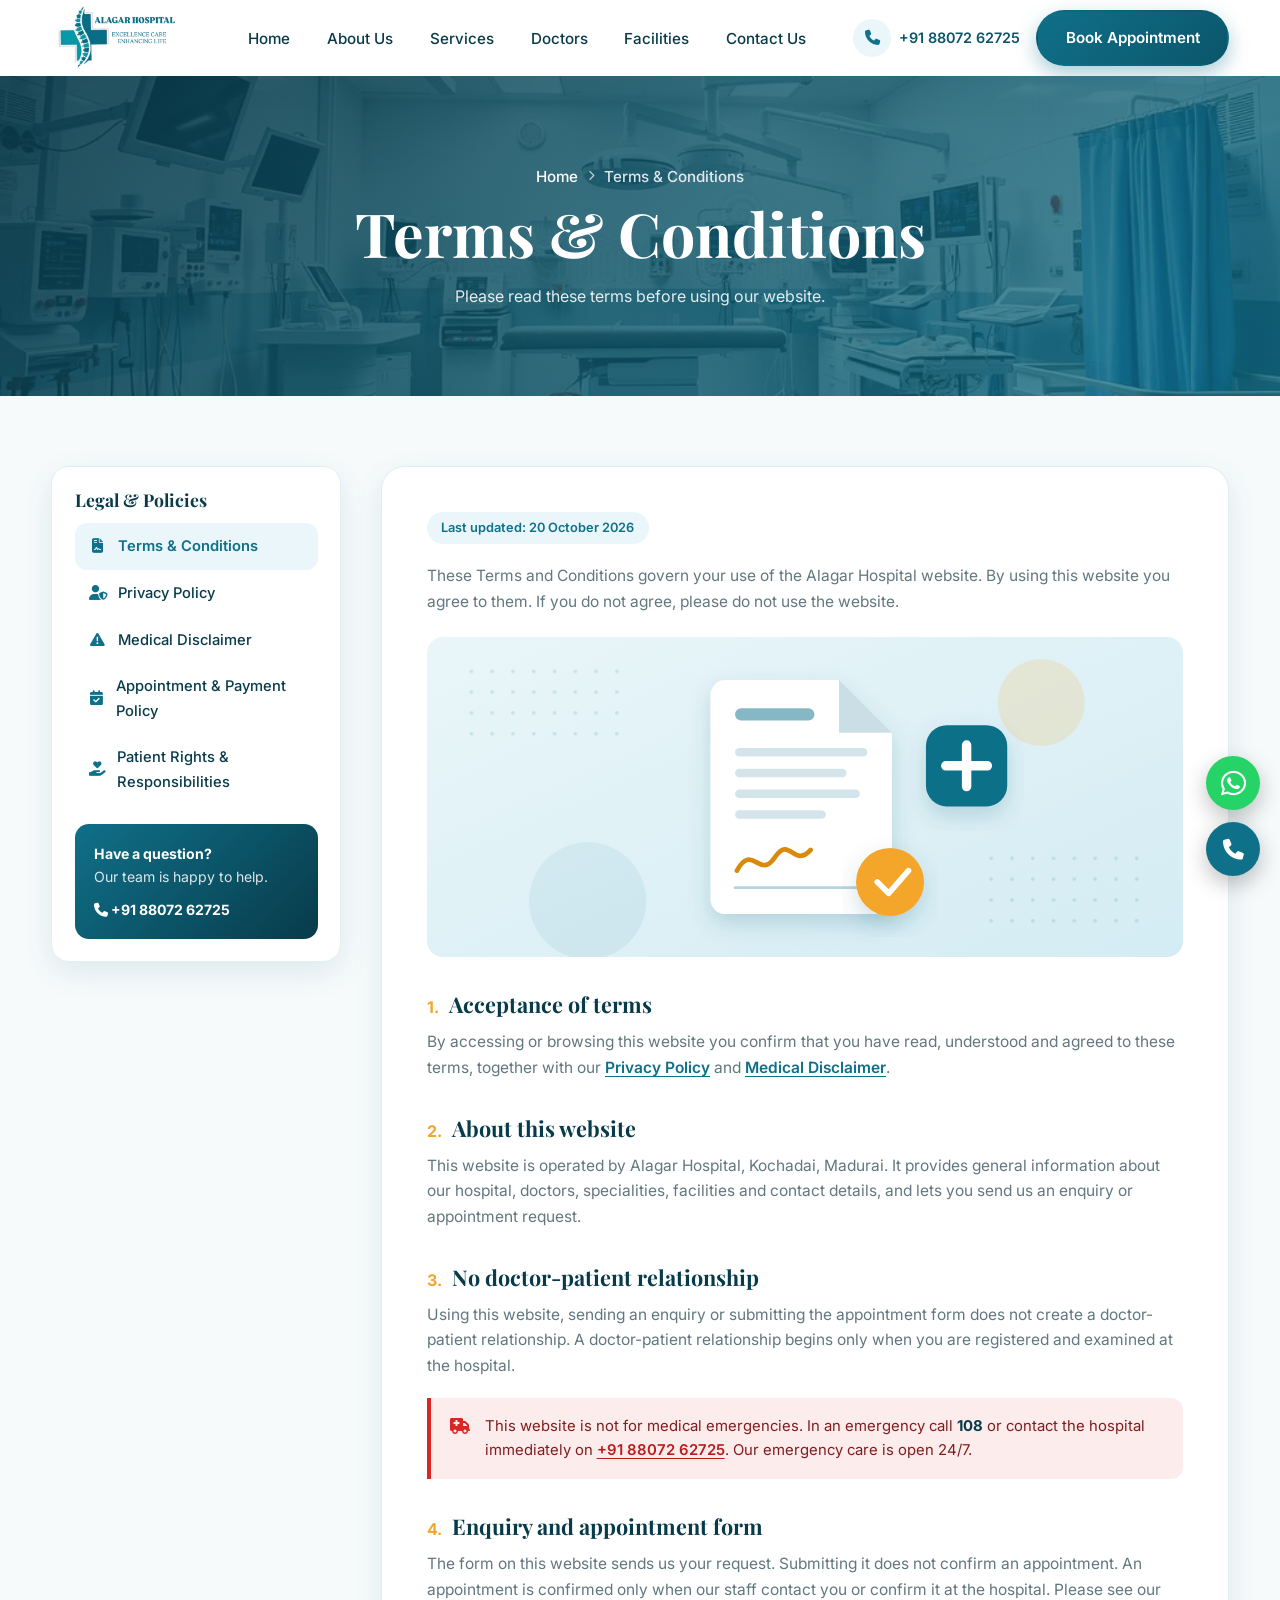
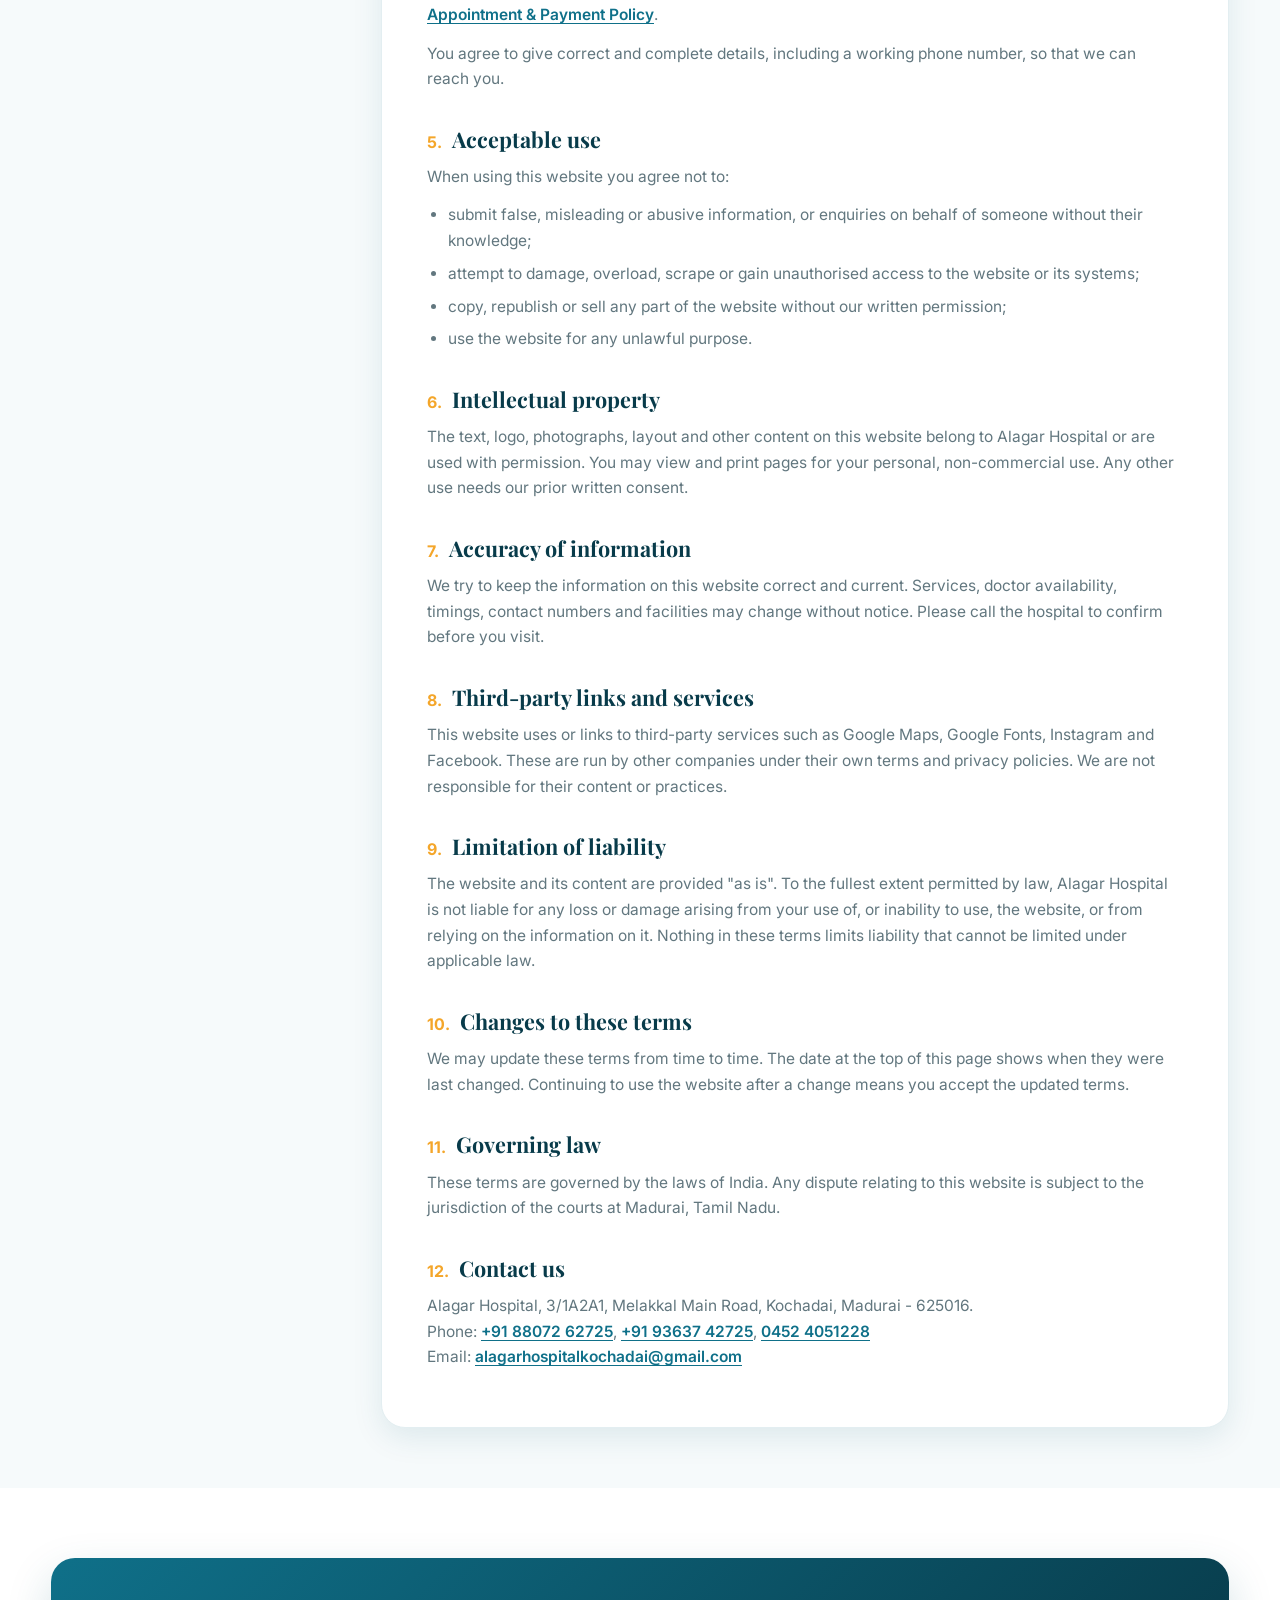
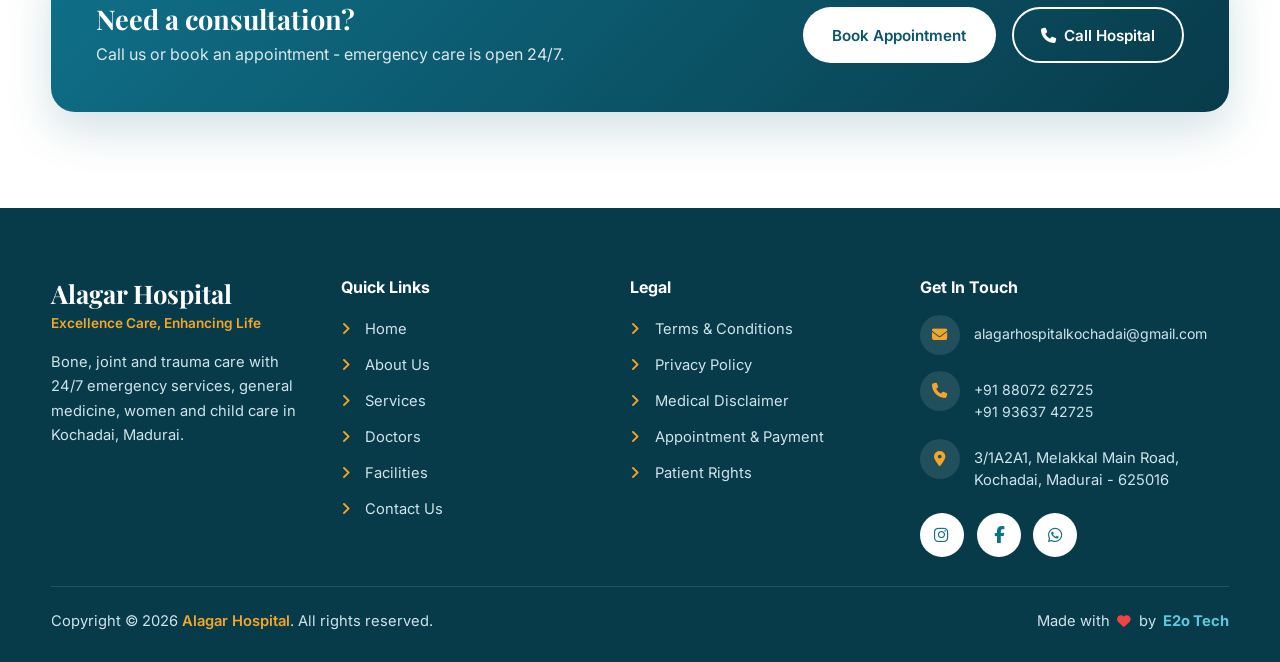
<file: terms-and-conditions.html>
<!DOCTYPE html>
<html lang="en">

<head>
    <meta charset="UTF-8">
    <meta name="viewport" content="width=device-width, initial-scale=1.0">
    <title>Terms &amp; Conditions | Alagar Hospital, Kochadai, Madurai</title>
    <meta name="description" content="Terms and conditions for using the Alagar Hospital, Kochadai, Madurai website.">
    <link rel="preconnect" href="https://fonts.googleapis.com">
    <link rel="preconnect" href="https://fonts.gstatic.com" crossorigin>
    <link href="https://fonts.googleapis.com/css2?family=Inter:wght@400;500;600;700&family=Playfair+Display:ital,wght@0,400;0,600;0,700;1,400&display=swap" rel="stylesheet">
    <link rel="stylesheet" href="https://cdnjs.cloudflare.com/ajax/libs/font-awesome/6.5.2/css/all.min.css">
    <link rel="stylesheet" href="css/style.css">
</head>

<body class="inner-page">
    <div id="header-container"></div>

    <main>
        <section class="hero-banner" style="--banner-img: url('../assets/images/ban2.webp');">
    <div class="container">
        <div class="hb-crumb reveal"><a href="index.html">Home</a><i class="fa-solid fa-chevron-right"></i><span>Terms &amp; Conditions</span></div>
        <h1 class="reveal" style="--d:.1s">Terms &amp; Conditions</h1>
        <p class="reveal" style="--d:.2s">Please read these terms before using our website.</p>
    </div>
</section>

        <section class="legal">
            <div class="container legal-grid">
                <aside class="legal-nav reveal left">
                    <h3>Legal &amp; Policies</h3>
                    <ul><li><a href="terms-and-conditions.html" class="active"><i class="fa-solid fa-file-contract"></i>Terms &amp; Conditions</a></li><li><a href="privacy-policy.html"><i class="fa-solid fa-user-shield"></i>Privacy Policy</a></li><li><a href="medical-disclaimer.html"><i class="fa-solid fa-triangle-exclamation"></i>Medical Disclaimer</a></li><li><a href="appointment-policy.html"><i class="fa-solid fa-calendar-check"></i>Appointment &amp; Payment Policy</a></li><li><a href="patient-rights.html"><i class="fa-solid fa-hand-holding-heart"></i>Patient Rights &amp; Responsibilities</a></li></ul>
                    <div class="legal-help">
                        <strong>Have a question?</strong>
                        <p>Our team is happy to help.</p>
                        <a href="tel:+918807262725"><i class="fa-solid fa-phone"></i> +91 88072 62725</a>
                    </div>
                </aside>

                <article class="legal-content reveal right">
                    <span class="legal-updated">Last updated: 20 October 2026</span>
                    <p class="legal-intro">These Terms and Conditions govern your use of the Alagar Hospital website. By using this website you agree to them. If you do not agree, please do not use the website.</p>
                    <img src="assets/images/legal-terms.svg" alt="A signed agreement with a checkmark next to a medical cross, showing clear terms for using the Alagar Hospital website" class="legal-img" width="800" height="360">
                    <h2><span>1.</span> Acceptance of terms</h2>
                    <p>By accessing or browsing this website you confirm that you have read, understood and agreed to these terms, together with our <a href="privacy-policy.html">Privacy Policy</a> and <a href="medical-disclaimer.html">Medical Disclaimer</a>.</p>
                    <h2><span>2.</span> About this website</h2>
                    <p>This website is operated by Alagar Hospital, Kochadai, Madurai. It provides general information about our hospital, doctors, specialities, facilities and contact details, and lets you send us an enquiry or appointment request.</p>
                    <h2><span>3.</span> No doctor-patient relationship</h2>
                    <p>Using this website, sending an enquiry or submitting the appointment form does not create a doctor-patient relationship. A doctor-patient relationship begins only when you are registered and examined at the hospital.</p>
                    <div class="legal-note legal-emergency"><i class="fa-solid fa-truck-medical"></i><p>This website is not for medical emergencies. In an emergency call <strong>108</strong> or contact the hospital immediately on <a href="tel:+918807262725">+91 88072 62725</a>. Our emergency care is open 24/7.</p></div>
                    <h2><span>4.</span> Enquiry and appointment form</h2>
                    <p>The form on this website sends us your request. Submitting it does not confirm an appointment. An appointment is confirmed only when our staff contact you or confirm it at the hospital. Please see our <a href="appointment-policy.html">Appointment &amp; Payment Policy</a>.</p>
                    <p>You agree to give correct and complete details, including a working phone number, so that we can reach you.</p>
                    <h2><span>5.</span> Acceptable use</h2>
                    <p>When using this website you agree not to:</p>
                    <ul><li>submit false, misleading or abusive information, or enquiries on behalf of someone without their knowledge;</li><li>attempt to damage, overload, scrape or gain unauthorised access to the website or its systems;</li><li>copy, republish or sell any part of the website without our written permission;</li><li>use the website for any unlawful purpose.</li></ul>
                    <h2><span>6.</span> Intellectual property</h2>
                    <p>The text, logo, photographs, layout and other content on this website belong to Alagar Hospital or are used with permission. You may view and print pages for your personal, non-commercial use. Any other use needs our prior written consent.</p>
                    <h2><span>7.</span> Accuracy of information</h2>
                    <p>We try to keep the information on this website correct and current. Services, doctor availability, timings, contact numbers and facilities may change without notice. Please call the hospital to confirm before you visit.</p>
                    <h2><span>8.</span> Third-party links and services</h2>
                    <p>This website uses or links to third-party services such as Google Maps, Google Fonts, Instagram and Facebook. These are run by other companies under their own terms and privacy policies. We are not responsible for their content or practices.</p>
                    <h2><span>9.</span> Limitation of liability</h2>
                    <p>The website and its content are provided "as is". To the fullest extent permitted by law, Alagar Hospital is not liable for any loss or damage arising from your use of, or inability to use, the website, or from relying on the information on it. Nothing in these terms limits liability that cannot be limited under applicable law.</p>
                    <h2><span>10.</span> Changes to these terms</h2>
                    <p>We may update these terms from time to time. The date at the top of this page shows when they were last changed. Continuing to use the website after a change means you accept the updated terms.</p>
                    <h2><span>11.</span> Governing law</h2>
                    <p>These terms are governed by the laws of India. Any dispute relating to this website is subject to the jurisdiction of the courts at Madurai, Tamil Nadu.</p>
                    <h2><span>12.</span> Contact us</h2>
                    <p>Alagar Hospital, 3/1A2A1, Melakkal Main Road, Kochadai, Madurai - 625016.<br>Phone: <a href="tel:+918807262725">+91 88072 62725</a>, <a href="tel:+919363742725">+91 93637 42725</a>, <a href="tel:+914524051228">0452 4051228</a><br>Email: <a href="mailto:alagarhospitalkochadai@gmail.com">alagarhospitalkochadai@gmail.com</a></p>
                </article>
            </div>
        </section>

        <section class="cta-band">
            <div class="container">
                <div class="cta-box reveal zoom">
                    <div>
                        <h3>Need a consultation?</h3>
                        <p>Call us or book an appointment - emergency care is open 24/7.</p>
                    </div>
                    <div class="cta-actions">
                        <a href="contact.html" class="btn btn-light">Book Appointment</a>
                        <a href="tel:+918807262725" class="btn btn-outline"><i class="fa-solid fa-phone"></i> Call Hospital</a>
                    </div>
                </div>
            </div>
        </section>
    </main>

    <div id="footer-container"></div>

    <script src="js/script.js"></script>
</body>

</html>
</file>
<file: css/style.css>
/* ========== Base ========== */
*, *::before, *::after { box-sizing: border-box; margin: 0; padding: 0; }
:root {
    --primary: #0f7089; --secondary: #0b566b; --dark: #083b4a; --accent: #f4a62a;
    --soft: #eaf6f9; --bg: #f6fafb; --text: #2b3f47; --muted: #62777f; --radius: 18px;
    --shadow: 0 10px 30px rgba(11, 86, 107, .10); --shadow-lg: 0 18px 45px rgba(11, 86, 107, .18); --nav-h: 76px;
}
html { scroll-behavior: smooth; scroll-padding-top: var(--nav-h); }
body { animation: pageIn .5s ease; font-family: 'Inter', sans-serif; color: var(--text); background: #fff; line-height: 1.65; overflow-x: hidden; }
img { max-width: 100%; display: block; }
a { color: inherit; text-decoration: none; }
ul { list-style: none; }
h1, h2, h3, h4 { font-family: 'Playfair Display', serif; color: var(--dark); line-height: 1.2; }
.container { width: min(1180px, 92%); margin-inline: auto; }
section { padding: 96px 0; position: relative; }
.grid-2 { display: grid; grid-template-columns: 1fr 1fr; gap: 3rem; align-items: center; }
.grid-3 { display: grid; grid-template-columns: repeat(3, 1fr); gap: 1.5rem; }
.grid-4 { display: grid; grid-template-columns: repeat(4, 1fr); gap: 1.5rem; }
.text-center { text-align: center; }
.w-100 { width: 100%; }

/* NABH */
.nabh { padding: 2rem 0 0; }
.nabh + .about { padding-top: 56px; }   /* overrides the big navbar offset on the home page */
.nabh-box {
    display: flex;
    align-items: center;
    gap: 2rem;
    padding: 1.2rem 2rem;
    border-radius: 20px;
    background: linear-gradient(135deg, #e8f5ec, #ffffff);
    border: 2px solid #1e7a3c;
    box-shadow: 0 10px 30px rgba(30, 122, 60, .15);
}
.nabh-box img { width: 150px; height: auto; flex-shrink: 0; border-radius: 12px; }
.nabh-text h2 { margin: .3rem 0 .5rem; }
.nabh-text p { margin: 0; }

/* About page: tighter gap under banner, NABH spacing */
.inner-page .about { padding-top: 56px; }
.inner-page .nabh { padding: 0 0 3rem; }

/* Services page: insurance spacing */
.inner-page .services { padding-bottom: 40px; }
.inner-page .insurance { background: var(--soft); padding: 70px 0; }
.inner-page .cta-band { padding-top: 70px; }

/* Buttons */
.btn { display: inline-flex; align-items: center; justify-content: center; gap: .5rem; padding: .85rem 1.7rem; border-radius: 50px; font-weight: 600; font-size: .95rem;
    border: 2px solid transparent; cursor: pointer; transition: transform .3s, box-shadow .3s, background .3s, color .3s; font-family: inherit; position: relative; overflow: hidden; }
.btn-primary { background: linear-gradient(135deg, var(--primary), var(--secondary)); color: #fff; box-shadow: 0 8px 20px rgba(15, 112, 137, .35); }
.btn-primary:hover { transform: translateY(-3px); box-shadow: 0 12px 28px rgba(15, 112, 137, .45); }
.btn-outline { border-color: var(--primary); color: var(--primary); background: transparent; }
.btn-outline:hover { background: var(--primary); color: #fff; transform: translateY(-3px); }
.btn-light { background: #fff; color: var(--secondary); }
.btn-light:hover { transform: translateY(-3px); box-shadow: 0 10px 24px rgba(0, 0, 0, .2); }
.btn::after { content: ""; position: absolute; top: 0; left: -120%; width: 60%; height: 100%; background: linear-gradient(120deg, transparent, rgba(255, 255, 255, .45), transparent); transform: skewX(-20deg); }
.btn:hover::after { left: 140%; transition: left .7s; }
.btn i { font-size: .95rem; }

/* Section heading */
.section-header { max-width: 680px; margin: 0 auto 3.5rem; text-align: center; }
.section-subtitle { display: inline-block; font-size: .78rem; font-weight: 700; letter-spacing: .18em; color: var(--primary); background: var(--soft); padding: .4rem 1rem; border-radius: 50px; margin-bottom: 1rem; }
.section-title { font-size: clamp(1.9rem, 4vw, 2.7rem); margin-bottom: .8rem; }
.section-title::after { content: ""; display: block; width: 70px; height: 4px; border-radius: 4px; margin: 1rem auto 0; background: linear-gradient(90deg, var(--primary), var(--accent)); }
.section-description { color: var(--muted); }

/* ========== Scroll progress ========== */
.scroll-progress { position: fixed; top: 0; left: 0; height: 3px; width: 0; z-index: 2000; background: linear-gradient(90deg, var(--primary), var(--accent)); }

/* ========== Navbar ========== */
.navbar { position: fixed; top: 0; left: 0; width: 100%; height: var(--nav-h); z-index: 1000; transition: box-shadow .35s, height .35s; animation: navDrop .8s ease both; }
/* blur lives on a pseudo-element so the mobile drawer (position: fixed) isn't trapped inside the navbar */
.navbar::before { content: ""; position: absolute; inset: 0; z-index: -1; background: rgba(255, 255, 255, .92); backdrop-filter: blur(12px); -webkit-backdrop-filter: blur(12px); opacity: 0; transition: opacity .35s; }
.navbar.scrolled { box-shadow: 0 4px 25px rgba(11, 86, 107, .12); height: 68px; }
.navbar.scrolled::before { opacity: 1; }
.nav-container { height: 100%; display: flex; align-items: center; justify-content: space-between; gap: 1rem; }
.logo-img { height: 70px; width: auto; border-radius: 8px; transition: transform .3s; }
.logo:hover .logo-img { transform: scale(1.06); }
.nav-menu { display: flex; align-items: center; gap: 2rem; }
.nav-links { display: flex; gap: .4rem; }
.nav-link { position: relative; padding: .55rem .95rem; font-weight: 500; font-size: .95rem; color: var(--dark); border-radius: 50px; transition: color .3s; }
.nav-link::after { content: ""; position: absolute; left: 50%; bottom: 2px; width: 0; height: 3px; border-radius: 3px; background: var(--accent); transform: translateX(-50%); transition: width .3s; }
.nav-link:hover, .nav-link.active { color: var(--primary); }
.nav-link:hover::after, .nav-link.active::after { width: 40%; }
.nav-actions { display: flex; align-items: center; gap: 1rem; }
.nav-phone { display: flex; align-items: center; gap: .5rem; font-weight: 600; font-size: .9rem; color: var(--secondary); }
.phone-icon { width: 38px; height: 38px; border-radius: 50%; display: grid; place-items: center; background: var(--soft); color: var(--primary); animation: ring 2.6s infinite; }
.phone-icon i { font-size: .95rem; }
.mobile-toggle { display: none; width: 44px; height: 44px; border: 0; background: var(--soft); border-radius: 12px; cursor: pointer; flex-direction: column; align-items: center; justify-content: center; gap: 5px; z-index: 1101; }
.mobile-toggle .bar { width: 22px; height: 2.5px; background: var(--secondary); border-radius: 3px; transition: transform .35s, opacity .25s; }
.mobile-toggle.open .bar:nth-child(1) { transform: translateY(7.5px) rotate(45deg); }
.mobile-toggle.open .bar:nth-child(2) { opacity: 0; }
.mobile-toggle.open .bar:nth-child(3) { transform: translateY(-7.5px) rotate(-45deg); }
.nav-overlay { position: fixed; inset: 0; background: rgba(8, 59, 74, .55); backdrop-filter: blur(3px); opacity: 0; visibility: hidden; transition: opacity .35s, visibility .35s; z-index: 990; }
.nav-overlay.show { opacity: 1; visibility: visible; }

/* ========== Hero (home) ========== */
.hero { min-height: 100vh; padding: calc(var(--nav-h) + 50px) 0 90px; display: flex; align-items: center; overflow: hidden; background: linear-gradient(135deg, #f2fafc 0%, #dff1f6 55%, #fff 100%); }
.blob { position: absolute; border-radius: 50%; filter: blur(60px); opacity: .5; z-index: 0; animation: blobMove 14s ease-in-out infinite; }
.blob.b1 { width: 380px; height: 380px; background: #9fd6e4; top: -80px; right: -80px; }
.blob.b2 { width: 300px; height: 300px; background: #ffe0a8; bottom: -60px; left: -60px; animation-delay: -6s; }
.hero .container, .page-banner .container { position: relative; z-index: 1; }
.hero-subtitle { display: inline-flex; align-items: center; gap: .5rem; font-weight: 600; font-size: .85rem; letter-spacing: .12em; text-transform: uppercase; color: var(--primary); background: #fff; padding: .45rem 1.1rem; border-radius: 50px; box-shadow: var(--shadow); margin-bottom: 1.3rem; }
.hero-subtitle::before { content: ""; width: 8px; height: 8px; border-radius: 50%; background: #22c55e; animation: pulse 1.6s infinite; }
.hero-title { font-size: clamp(2.6rem, 6vw, 4.4rem); margin-bottom: 1.2rem; }
.hero-title span { background: linear-gradient(90deg, var(--primary), var(--accent)); -webkit-background-clip: text; background-clip: text; color: transparent; }
.hero-description { font-size: 1.08rem; color: var(--muted); max-width: 540px; margin-bottom: 2rem; }
.hero-actions { display: flex; flex-wrap: wrap; gap: 1rem; }
.hero-image { position: relative; display: grid; place-items: center; }
.float-badge { position: absolute; background: #fff; padding: .7rem 1.1rem; border-radius: 14px; box-shadow: var(--shadow); font-size: .85rem; font-weight: 600; color: var(--secondary); display: flex; align-items: center; gap: .5rem; animation: float 5s ease-in-out infinite; }
.float-badge i { color: var(--accent); font-size: 1.05rem; }
.float-badge.fb1 { top: 8%; left: -14px; }
.float-badge.fb2 { bottom: 10%; right: -14px; animation-delay: -2.5s; }

/* Stats strip */
.stats { margin-top: -55px; padding: 0 0 20px; position: relative; z-index: 5; }
.stats-box { background: linear-gradient(135deg, var(--primary), var(--dark)); border-radius: 24px; padding: 2.2rem 1.5rem; color: #fff; display: grid; grid-template-columns: repeat(4, 1fr); gap: 1rem; text-align: center; box-shadow: var(--shadow-lg); }
.stat h3 { color: #fff; font-size: 2.3rem; font-family: 'Inter', sans-serif; font-weight: 700; }
.stat p { font-size: .9rem; opacity: .85; }
.stat + .stat { border-left: 1px solid rgba(255, 255, 255, .2); }

/* ========== Inner page banner ========== */
.page-banner { padding: calc(var(--nav-h) + 64px) 0 70px; text-align: center; overflow: hidden; background: linear-gradient(135deg, #f2fafc 0%, #dff1f6 55%, #fff 100%); }
.page-banner h1 { font-size: clamp(2.2rem, 5vw, 3.4rem); margin-bottom: .8rem; }
.page-banner p { color: var(--muted); max-width: 620px; margin: 0 auto 1.2rem; }
.breadcrumb { display: inline-flex; align-items: center; gap: .7rem; background: #fff; padding: .5rem 1.2rem; border-radius: 50px; box-shadow: var(--shadow); font-size: .88rem; font-weight: 500; }
.breadcrumb a { color: var(--primary); }
.breadcrumb a:hover { text-decoration: underline; }
.breadcrumb i { font-size: .65rem; color: var(--muted); }
.breadcrumb span { color: var(--muted); }

/* ========== Cards ========== */
.about { background: #fff; }
.about-intro p { color: var(--muted); margin-bottom: 1rem; }
.about-intro h2 { font-size: clamp(1.9rem, 4vw, 2.6rem); margin-bottom: 1.2rem; }
.tagline-card { background: linear-gradient(135deg, var(--primary), var(--dark)); color: #fff; border-radius: 24px; padding: 2.5rem; position: relative; overflow: hidden; box-shadow: var(--shadow-lg); }
.tagline-card::after { content: ""; position: absolute; width: 220px; height: 220px; border-radius: 50%; background: rgba(255, 255, 255, .08); right: -60px; bottom: -70px; }
.tagline-card h3 { color: #fff; font-style: italic; font-size: 1.7rem; margin-bottom: .8rem; }
.tagline-card p { opacity: .9; position: relative; z-index: 1; }
.value-grid { margin-top: 3.5rem; }
.value-card, .service-card, .facility-card { display: block; background: #fff; border-radius: var(--radius); padding: 1.9rem; border: 1px solid #e3eef1; box-shadow: 0 4px 16px rgba(11, 86, 107, .05);
    transition: transform .35s, box-shadow .35s, border-color .35s; position: relative; overflow: hidden; }
.value-card::before, .service-card::before, .facility-card::before { content: ""; position: absolute; left: 0; top: 0; width: 100%; height: 4px; background: linear-gradient(90deg, var(--primary), var(--accent)); transform: scaleX(0); transform-origin: left; transition: transform .45s; }
.value-card:hover, .service-card:hover, .facility-card:hover { transform: translateY(-8px); box-shadow: var(--shadow-lg); border-color: transparent; }
.value-card:hover::before, .service-card:hover::before, .facility-card:hover::before { transform: scaleX(1); }
.icon-bubble { width: 56px; height: 56px; border-radius: 16px; background: var(--soft); display: grid; place-items: center; font-size: 1.5rem; margin-bottom: 1.1rem; transition: transform .4s, background .4s; }
.icon-bubble i { color: var(--primary); transition: color .4s; }
.value-card:hover .icon-bubble, .service-card:hover .icon-bubble, .facility-card:hover .icon-bubble { transform: rotate(-8deg) scale(1.12); background: #fff3dc; }
.value-card:hover .icon-bubble i, .service-card:hover .icon-bubble i, .facility-card:hover .icon-bubble i { color: #d98a0b; }
.value-card h3, .service-card h3, .facility-card h3 { font-size: 1.2rem; margin-bottom: .5rem; }
.value-card p, .service-card p, .facility-card p { color: var(--muted); font-size: .95rem; }
.card-link { display: inline-flex; align-items: center; gap: .4rem; margin-top: .9rem; font-weight: 600; font-size: .9rem; color: var(--primary); }
.card-link i { font-size: .75rem; transition: transform .3s; }
.value-card:hover .card-link i { transform: translateX(6px); }

.services { background: linear-gradient(180deg, var(--bg), #fff); }
.explore { background: #fff; padding-top: 70px; }

/* Doctors */
.doctors { background: var(--soft); }
.doctor-card { background: #fff; border-radius: 24px; padding: 2.4rem 2rem; text-align: center; box-shadow: var(--shadow); transition: transform .4s, box-shadow .4s; position: relative; overflow: hidden; }
.doctor-card:hover { transform: translateY(-10px); box-shadow: var(--shadow-lg); }
.doctor-card::before { content: ""; position: absolute; top: 0; left: 0; right: 0; height: 90px; background: linear-gradient(135deg, var(--primary), var(--dark)); }
.doctor-avatar { width: 96px; height: 96px; border-radius: 50%; margin: 20px auto 1.2rem; position: relative; z-index: 1; background: #fff; border: 5px solid #fff; display: grid; place-items: center; box-shadow: var(--shadow); }
.doctor-avatar i { color: var(--primary); font-size: 2.4rem; }
.doctor-card h3 { color: var(--secondary); margin-bottom: .25rem; font-size: 1.5rem; }
.doctor-role { font-weight: 600; color: var(--primary); display: block; margin-bottom: 1rem; }
.doctor-card p { color: var(--muted); font-size: .95rem; margin-bottom: .7rem; }
.doctor-card p strong { color: var(--dark); }
.doctor-tag { display: inline-block; background: #fff3dc; color: #a56a00; font-weight: 600; font-size: .8rem; padding: .3rem .9rem; border-radius: 50px; margin-bottom: 1rem; }

/* Facilities */
.facilities { background: #fff; }
.facility-card { display: flex; gap: 1rem; align-items: flex-start; padding: 1.5rem; }
.facility-card .icon-bubble { margin: 0; flex-shrink: 0; width: 52px; height: 52px; font-size: 1.4rem; }
.facility-card h3 { font-size: 1.05rem; }
.facility-card p { font-size: .9rem; }

/* CTA band */
.cta-band { padding: 0 0 96px; background: #fff; }
.cta-box { background: linear-gradient(135deg, var(--primary), var(--dark)); border-radius: 24px; padding: 2.8rem; color: #fff; display: flex; align-items: center; justify-content: space-between; gap: 1.5rem; flex-wrap: wrap; box-shadow: var(--shadow-lg); }
.cta-box h3 { color: #fff; font-size: 1.7rem; margin-bottom: .3rem; }
.cta-box p { opacity: .85; }
.cta-actions { display: flex; gap: 1rem; flex-wrap: wrap; }
.cta-box .btn-outline { border-color: #fff; color: #fff; }
.cta-box .btn-outline:hover { background: #fff; color: var(--secondary); }

/* Contact */
.contact { background: linear-gradient(180deg, var(--bg), var(--soft)); }
.contact-grid { align-items: stretch; }
.contact-side { display: grid; gap: 1.1rem; }
.info-card { background: #fff; border-radius: var(--radius); padding: 1.3rem 1.5rem; display: flex; gap: 1rem; align-items: flex-start; box-shadow: 0 4px 16px rgba(11, 86, 107, .07); transition: transform .3s, box-shadow .3s; }
.info-card:hover { transform: translateX(8px); box-shadow: var(--shadow); }
.info-card .icon-bubble { margin: 0; flex-shrink: 0; width: 48px; height: 48px; }
.info-card .icon-bubble i { font-size: 1.15rem; }
.info-card h3 { font-size: 1.05rem; margin-bottom: .25rem; }
.info-card p, .info-card a { font-size: .93rem; color: var(--muted); }
.info-card a:hover { color: var(--primary); }
.info-sub { font-size: .82rem; color: var(--primary); font-weight: 500; }
.hours-row { display: flex; justify-content: space-between; gap: 1rem; font-size: .9rem; color: var(--muted); padding: .2rem 0; border-bottom: 1px dashed #dbe8ec; }
.hours-row:last-child { border: 0; }
.hours-row span:last-child { font-weight: 600; color: var(--secondary); text-align: right; }
.social-links { display: flex; gap: .7rem; flex-wrap: wrap; margin-top: .4rem; }
.social-links a { padding: .4rem 1rem; border-radius: 50px; background: var(--soft); color: var(--secondary); font-weight: 600; font-size: .85rem; transition: background .3s, color .3s, transform .3s; }
.social-links a i { margin-right: .35rem; }
.social-links a:hover { background: var(--primary); color: #fff; transform: translateY(-3px); }
.form-wrap { background: #fff; border-radius: 24px; padding: 2.4rem; box-shadow: var(--shadow-lg); display: flex; flex-direction: column; }
.form-wrap h3 { font-size: 1.6rem; margin-bottom: .3rem; }
.form-wrap > p { color: var(--muted); margin-bottom: 1.4rem; font-size: .93rem; }
.form-group { margin-bottom: 1.1rem; }
.form-group label { display: block; font-weight: 600; font-size: .85rem; margin-bottom: .35rem; color: var(--dark); }
.form-group input, .form-group textarea { width: 100%; padding: .85rem 1rem; border: 1.5px solid #d8e6ea; border-radius: 12px; font: inherit; background: var(--bg); transition: border-color .3s, box-shadow .3s, background .3s; }
.form-group input:focus, .form-group textarea:focus { outline: none; border-color: var(--primary); background: #fff; box-shadow: 0 0 0 4px rgba(15, 112, 137, .12); }
.form-group textarea { min-height: 120px; resize: vertical; }
.form-disclaimer { margin-top: 1rem; font-size: .8rem; color: var(--muted); text-align: center; }
.map-wrap { position: relative; margin-top: 2.5rem; border-radius: 24px; overflow: hidden; box-shadow: var(--shadow-lg); background: #fff; }
.map-wrap iframe { display: block; width: 100%; height: 440px; border: 0; }
.map-card { position: absolute; left: 24px; bottom: 24px; max-width: 320px; background: #fff; border-radius: 18px; padding: 1.4rem; box-shadow: var(--shadow-lg); }
.map-card h3 { font-size: 1.2rem; margin-bottom: .2rem; }
.map-card p { color: var(--muted); font-size: .9rem; margin-bottom: 1rem; }

/* ========== Footer ========== */
.site-footer { background: var(--dark); color: #cfe3e9; padding: 70px 0 28px; }
.footer-grid { display: grid; grid-template-columns: 1.6fr 1fr 1fr 1fr; gap: 2.5rem; }
.footer-brand { color: #fff; font-size: 1.6rem; margin-bottom: .2rem; }
.footer-designation { color: var(--accent); font-size: .85rem; font-weight: 600; display: block; margin-bottom: 1rem; }
.footer-bio { font-size: .92rem; margin-bottom: 1.2rem; }
.footer-contact-list { display: grid; gap: .6rem; font-size: .9rem; }
.footer-contact-list div { display: flex; gap: .8rem; align-items: flex-start; }
.footer-contact-list i { color: var(--accent); width: 16px; margin-top: .35rem; flex-shrink: 0; }
.footer-heading { color: #fff; font-family: 'Inter', sans-serif; font-size: 1rem; margin-bottom: 1.1rem; }
.footer-links-list { display: grid; gap: .6rem; }
.footer-links-list a { font-size: .92rem; transition: color .3s, padding .3s; }
.footer-links-list a i { width: 18px; margin-right: .4rem; color: var(--accent); }
.footer-links-list a:hover { color: var(--accent); padding-left: 6px; }
.footer-divider { height: 1px; background: rgba(255, 255, 255, .12); margin: 2.5rem 0 1.5rem; }
/* ===== Footer: bottom bar ===== */
.footer-disclaimer { margin: 2.5rem auto 0; font-size: .75rem; opacity: .65; text-align: center; max-width: 900px; }
.footer-divider { height: 1px; background: rgba(255, 255, 255, .12); margin: 1.8rem 0 1.4rem; }

.footer-bottom {
    display: flex;
    align-items: center;
    justify-content: space-between;
    gap: 1rem;
    flex-wrap: wrap;
    font-size: .92rem;
    text-align: left;
}
.footer-bottom p { margin: 0; }
.footer-bottom .brand-name { color: var(--accent); font-weight: 600; }
.footer-bottom .made-by { display: flex; align-items: center; gap: .45rem; }
.footer-bottom .made-by i { color: #ef4444; font-size: .85rem; animation: heartbeat 1.6s ease-in-out infinite; }
.footer-bottom .made-by a { color: #5cc8dd; font-weight: 700; transition: color .3s; }
.footer-bottom .made-by a:hover { color: var(--accent); }

@keyframes heartbeat { 0%, 100% { transform: scale(1); } 15% { transform: scale(1.25); } 30% { transform: scale(1); } }

@media (max-width: 640px) {
    .footer-bottom { flex-direction: column; text-align: center; justify-content: center; }
}
/* Floating buttons */
.floating-whatsapp-btn, .floating-call-btn, .to-top { position: fixed; right: 20px; width: 54px; height: 54px; border-radius: 50%; display: grid; place-items: center; color: #fff; z-index: 900; box-shadow: 0 8px 22px rgba(0, 0, 0, .25); transition: transform .3s; border: 0; cursor: pointer; }
.floating-whatsapp-btn { bottom: 90px; background: #25d366; animation: pulseRing 2.2s infinite; }
.floating-whatsapp-btn i { font-size: 1.8rem; }
.floating-call-btn { bottom: 24px; background: var(--primary); }
.floating-call-btn i { font-size: 1.3rem; }
.to-top { bottom: 156px; width: 44px; height: 44px; right: 25px; background: var(--dark); opacity: 0; visibility: hidden; transform: translateY(15px); transition: .35s; }
.to-top.show { opacity: 1; visibility: visible; transform: none; }
.floating-whatsapp-btn:hover, .floating-call-btn:hover, .to-top:hover { transform: scale(1.12); }

/* ========== Reveal animations ========== */
.reveal { opacity: 0; transform: translateY(40px); transition: opacity .8s ease, transform .8s ease; transition-delay: var(--d, 0s); }
.reveal.left { transform: translateX(-50px); }
.reveal.right { transform: translateX(50px); }
.reveal.zoom { transform: scale(.9); }
.reveal.visible { opacity: 1; transform: none; }

@keyframes linkIn { from { opacity: 0; transform: translateX(30px); } to { opacity: 1; transform: none; } }
@keyframes pageIn { from { opacity: 0; } to { opacity: 1; } }
@keyframes navDrop { from { transform: translateY(-100%); } to { transform: none; } }
@keyframes float { 0%, 100% { transform: translateY(0); } 50% { transform: translateY(-14px); } }
@keyframes spin { to { transform: rotate(360deg); } }
@keyframes pulse { 0% { box-shadow: 0 0 0 0 rgba(34, 197, 94, .6); } 100% { box-shadow: 0 0 0 10px rgba(34, 197, 94, 0); } }
@keyframes pulseRing { 0% { box-shadow: 0 0 0 0 rgba(37, 211, 102, .6); } 100% { box-shadow: 0 0 0 18px rgba(37, 211, 102, 0); } }
@keyframes ring { 0%, 70%, 100% { transform: rotate(0); } 75% { transform: rotate(-14deg); } 80% { transform: rotate(14deg); } 85% { transform: rotate(-10deg); } 90% { transform: rotate(10deg); } }
@keyframes blobMove { 0%, 100% { transform: translate(0, 0) scale(1); } 50% { transform: translate(40px, 30px) scale(1.12); } }

/* ========== Responsive ========== */
@media (max-width: 1100px) {
    .nav-phone { display: none; }
    .grid-4 { grid-template-columns: repeat(2, 1fr); }
}
@media (max-width: 992px) {
    section { padding: 76px 0; }
    .grid-2 { grid-template-columns: 1fr; gap: 2.5rem; }
    .grid-3 { grid-template-columns: repeat(2, 1fr); }
    .hero { text-align: center; min-height: auto; }
    .hero-description { margin-inline: auto; }
    .hero-actions { justify-content: center; }
    .hero-image { order: -1; }
    .hero-image-wrapper { width: 100%; max-width: 440px; box-shadow: var(--shadow-lg); }
    .mobile-toggle { display: flex; }
    .nav-menu { position: fixed; top: 0; right: 0; height: 100vh; height: 100dvh; width: min(330px, 85%); background: #fff; flex-direction: column; align-items: stretch; justify-content: flex-start; gap: 1.5rem;
        padding: 100px 1.6rem 2rem; transform: translateX(100%); visibility: hidden; transition: transform .45s cubic-bezier(.77, 0, .18, 1), visibility .45s; box-shadow: -10px 0 40px rgba(0, 0, 0, .2); z-index: 1100; overflow-y: auto; }
    .nav-menu.open { transform: none; visibility: visible; }
    .nav-links { flex-direction: column; gap: .3rem; }
    .nav-link { display: block; padding: .9rem 1rem; border-radius: 12px; }
    .nav-link::after { display: none; }
    .nav-link.active, .nav-link:hover { background: var(--soft); }
    .nav-menu.open .nav-link { animation: linkIn .45s ease both; animation-delay: calc(var(--i) * .07s + .15s); }
    .nav-actions { flex-direction: column; align-items: stretch; }
    .nav-phone { display: flex; justify-content: center; }
    .stats-box { grid-template-columns: repeat(2, 1fr); }
    .stat:nth-child(3) { border-left: 0; }
    .footer-grid { grid-template-columns: 1fr 1fr; }
    .footer-col-info { grid-column: 1 / -1; }
    .reveal.left, .reveal.right { transform: translateY(40px); }
    .cta-band { padding-bottom: 76px; }
}
@media (max-width: 640px) {
    .grid-3, .grid-4 { grid-template-columns: 1fr; }
    .float-badge { display: none; }
    .form-wrap { padding: 1.6rem; }
    .footer-grid { grid-template-columns: 1fr; }
    .hours-row { flex-direction: column; gap: 0; }
    .hours-row span:last-child { text-align: left; }
    .hero-actions .btn { width: 100%; }
    .map-wrap iframe { height: 320px; }
    .map-card { position: static; max-width: none; border-radius: 0; box-shadow: none; }
    .cta-box { text-align: center; justify-content: center; }
}
@media (prefers-reduced-motion: reduce) {
    *, *::before, *::after { animation: none !important; transition: none !important; }
    .reveal { opacity: 1; transform: none; }
}

.hero-image-wrapper img { width: 100%; height: 100%; object-fit: cover; border-radius: inherit; }

.photo-gallery {
    display: grid;
    grid-template-columns: repeat(12, 1fr);
    gap: 1.2rem;
    margin-bottom: 2.5rem;
}
.photo { position: relative; margin: 0; height: 300px; border-radius: 16px; overflow: hidden; box-shadow: 0 8px 24px rgba(0,0,0,.12); }
.photo.span-6 { grid-column: span 6; }
.photo.span-4 { grid-column: span 4; }
.photo img { width: 100%; height: 100%; object-fit: cover; display: block; transition: transform .5s ease; }
.photo:hover img { transform: scale(1.06); }
.photo figcaption {
    position: absolute; left: 0; right: 0; bottom: 0;
    padding: 2rem 1rem .8rem;
    color: #fff; font-weight: 600;
    background: linear-gradient(transparent, rgba(0,0,0,.65));
}
@media (max-width: 900px) {
    .photo.span-6, .photo.span-4 { grid-column: span 12; height: 240px; }
}

.photo-gallery + .grid-3 { margin-top: 2.5rem; }

/* ===== Hero image: replace circle with rounded photo frame ===== */
.hero-image::before,
.hero-image::after,
.hero-image-wrapper::before,
.hero-image-wrapper::after {
    display: none !important; /* removes the dashed ring / circle decorations */
}

.hero-image {
    position: relative;
    display: flex;
    justify-content: center;
}

.hero-image-wrapper {
    width: 100% !important;
    max-width: 580px;
    height: auto !important;
    aspect-ratio: 4 / 3;
    padding: 0 !important;
    border-radius: 28px !important;
    border: 8px solid #fff;
    background: #fff !important;
    overflow: hidden;
    animation: none !important;
    transform: none !important;
    box-shadow:
        0 24px 50px rgba(15, 60, 80, .18),
        22px 22px 0 0 rgba(13, 107, 130, .14); /* offset teal block behind the photo */
}

.hero-image-wrapper img {
    width: 100% !important;
    height: 100% !important;
    border-radius: 0 !important;
    object-fit: cover;
    object-position: center 40%;
    animation: none !important;
    display: block;
}

/* floating badges sit on the frame corners */
.hero-image .fb1 { top: 6%; left: -4%; right: auto; bottom: auto; }
.hero-image .fb2 { bottom: 6%; right: -2%; left: auto; top: auto; }

@media (max-width: 768px) {
    .hero-image-wrapper { max-width: 100%; box-shadow: 0 16px 36px rgba(15, 60, 80, .16); }
    .hero-image .fb1 { left: 4%; }
    .hero-image .fb2 { right: 4%; }
}

/* ========== Legal pages ========== */
.legal { background: var(--bg); padding: 70px 0 60px; }
.legal-grid { display: grid; grid-template-columns: 290px 1fr; gap: 2.5rem; align-items: start; }
.legal-nav { position: sticky; top: calc(var(--nav-h) + 20px); background: #fff; border: 1px solid #e3eef1; border-radius: var(--radius); padding: 1.4rem; box-shadow: var(--shadow); }
.legal-nav h3 { font-size: 1.1rem; margin-bottom: .8rem; }
.legal-nav ul a { display: flex; align-items: center; gap: .7rem; padding: .7rem .9rem; border-radius: 12px; font-weight: 500; font-size: .92rem; color: var(--dark); transition: background .3s, color .3s; }
.legal-nav ul a i { color: var(--primary); width: 18px; text-align: center; }
.legal-nav ul a:hover, .legal-nav ul a.active { background: var(--soft); color: var(--primary); }
.legal-nav ul a.active { font-weight: 600; }
.legal-help { margin-top: 1.2rem; padding: 1.1rem 1.2rem; border-radius: 14px; background: linear-gradient(135deg, var(--primary), var(--dark)); color: #fff; font-size: .88rem; }
.legal-help p { opacity: .85; margin-bottom: .6rem; }
.legal-help a { color: #fff; font-weight: 700; }
.legal-content { background: #fff; border: 1px solid #e3eef1; border-radius: 24px; padding: 2.8rem; box-shadow: var(--shadow); }
.legal-updated { display: inline-block; font-size: .8rem; font-weight: 600; color: var(--primary); background: var(--soft); padding: .35rem .9rem; border-radius: 50px; margin-bottom: 1.2rem; }
.legal-intro { font-size: 1.05rem; color: var(--text); margin-bottom: .5rem; }
.legal-content h2 { font-size: 1.35rem; margin: 2.2rem 0 .7rem; display: flex; gap: .6rem; align-items: baseline; }
.legal-content h2 span { color: var(--accent); font-family: 'Inter', sans-serif; font-weight: 700; font-size: 1rem; }
.legal-content p, .legal-content li { color: var(--muted); font-size: .97rem; margin-bottom: .8rem; max-width: 75ch; }
.legal-content ul { list-style: disc; padding-left: 1.3rem; margin-bottom: 1rem; }
.legal-content li { margin-bottom: .45rem; }
.legal-content a { color: var(--primary); font-weight: 600; text-decoration: underline; text-underline-offset: 3px; }
.legal-content strong { color: var(--dark); }
.legal-note { display: flex; gap: .9rem; align-items: flex-start; background: #fff8e8; border-left: 4px solid var(--accent); padding: 1rem 1.2rem; border-radius: 0 12px 12px 0; margin: 1.2rem 0; }
.legal-note p { margin: 0; color: #6b4a00; font-size: .93rem; }
.legal-note i { color: #d98a0b; margin-top: .25rem; }
.legal-emergency { background: #fdecec; border-left-color: #dc2626; }
.legal-emergency p { color: #7f1d1d; }
.legal-emergency i { color: #dc2626; }
.legal-emergency a { color: #b91c1c; }
@media (max-width: 992px) {
    .legal-grid { grid-template-columns: 1fr; }
    .legal-nav { position: static; }
    .legal-nav ul { display: grid; grid-template-columns: 1fr 1fr; gap: .3rem; }
}
@media (max-width: 640px) {
    .legal-content { padding: 1.6rem; }
    .legal-nav ul { grid-template-columns: 1fr; }
}

/* Legal page banners - one image per page */
.banner-terms       { background: url('../assets/images/banner-terms.svg') center / cover no-repeat, linear-gradient(135deg, #f2fafc 0%, #dff1f6 55%, #fff 100%); }
.banner-privacy     { background: url('../assets/images/banner-privacy.svg') center / cover no-repeat, linear-gradient(135deg, #f2fafc 0%, #dff1f6 55%, #fff 100%); }
.banner-disclaimer  { background: url('../assets/images/banner-disclaimer.svg') center / cover no-repeat, linear-gradient(135deg, #f2fafc 0%, #dff1f6 55%, #fff 100%); }
.banner-appointment { background: url('../assets/images/banner-appointment.svg') center / cover no-repeat, linear-gradient(135deg, #f2fafc 0%, #dff1f6 55%, #fff 100%); }
.banner-rights      { background: url('../assets/images/banner-rights.svg') center / cover no-repeat, linear-gradient(135deg, #f2fafc 0%, #dff1f6 55%, #fff 100%); }

@media (max-width: 992px) {
    .banner-terms, .banner-privacy, .banner-disclaimer, .banner-appointment, .banner-rights {
        background-size: 1100px auto, cover;
        background-position: center bottom, center;
    }
}
.legal-img { display: block; width: 100%; height: auto; max-height: 320px; object-fit: cover; border-radius: 16px; margin: 1.4rem 0 .6rem; }

.navbar::before { opacity: 1; }

.carousel {
    position: relative;
    aspect-ratio: 4 / 3;
    border-radius: 24px;
    overflow: hidden;
    box-shadow: var(--shadow-lg);
    background: var(--soft);
}
.carousel-track, .carousel .slide { position: absolute; inset: 0; margin: 0; }
.carousel .slide { opacity: 0; transition: opacity .8s ease; }
.carousel .slide.active { opacity: 1; }
.carousel .slide img { width: 100%; height: 100%; object-fit: cover; }

.carousel-btn {
    position: absolute;
    top: 50%;
    transform: translateY(-50%);
    width: 44px;
    height: 44px;
    border: 0;
    border-radius: 50%;
    background: rgba(255, 255, 255, .85);
    color: var(--secondary);
    cursor: pointer;
    z-index: 2;
    transition: background .3s, transform .3s;
}
.carousel-btn:hover { background: #fff; transform: translateY(-50%) scale(1.1); }
.carousel-btn.prev { left: 14px; }
.carousel-btn.next { right: 14px; }

.carousel-dots {
    position: absolute;
    left: 0;
    right: 0;
    bottom: 14px;
    display: flex;
    justify-content: center;
    gap: .5rem;
    z-index: 2;
}
.carousel-dots button {
    width: 10px;
    height: 10px;
    padding: 0;
    border: 0;
    border-radius: 50%;
    background: rgba(255, 255, 255, .6);
    cursor: pointer;
    transition: width .3s, background .3s;
}
.carousel-dots button.active { width: 26px; border-radius: 10px; background: var(--accent); }
.about { padding-top: calc(var(--nav-h) + 60px); }  

/* ===== Banner with image + overlay (inner pages) ===== */
.inner-page .navbar::before { opacity: 1; }   /* solid white navbar */

.hero-banner {
    margin-top: var(--nav-h);
    min-height: 320px;
    padding: 70px 0;
    display: flex;
    align-items: center;
    justify-content: center;
    text-align: center;
    color: #fff;
    background:
        linear-gradient(135deg, rgba(8, 59, 74, .88), rgba(15, 112, 137, .72)),
        var(--banner-img) center / cover no-repeat;
}
.hero-banner h1 {
    color: #fff;
    font-size: clamp(2.4rem, 6vw, 3.8rem);
    margin: .5rem 0 .8rem;
}
.hero-banner p {
    color: rgba(255, 255, 255, .88);
    max-width: 620px;
    margin: 0 auto;
}
.hb-crumb {
    display: inline-flex;
    align-items: center;
    gap: .6rem;
    font-size: .95rem;
    font-weight: 500;
}
.hb-crumb a:hover { text-decoration: underline; }
.hb-crumb i { font-size: .65rem; opacity: .7; }
.hb-crumb span { opacity: .85; }

.services { padding-top: 70px; }

@media (max-width: 640px) {
    .hero-banner { min-height: 260px; padding: 50px 0; }
}

/* ===== Footer: Get In Touch ===== */
.touch-list { display: grid; gap: 1rem; }
.touch-item { display: flex; align-items: flex-start; gap: .9rem; font-size: .92rem; line-height: 1.5; }
.touch-item a:hover { color: var(--accent); }
.touch-icon {
    flex-shrink: 0;
    width: 40px;
    height: 40px;
    border-radius: 50%;
    display: grid;
    place-items: center;
    background: rgba(255, 255, 255, .1);
    color: var(--accent);
    font-size: .95rem;
}
.touch-item > a, .touch-item > span:not(.touch-icon) { word-break: break-word; padding-top: .5rem; }

.footer-social { display: flex; gap: .8rem; margin-top: 1.4rem; }
.footer-social a {
    width: 44px;
    height: 44px;
    border-radius: 50%;
    display: grid;
    place-items: center;
    background: #fff;
    color: var(--primary);
    font-size: 1.05rem;
    transition: transform .3s, background .3s, color .3s;
}
.footer-social a:hover { background: var(--accent); color: #fff; transform: translateY(-4px); }

/* ===== Footer: even columns ===== */
@media (min-width: 993px) {
    .footer-grid {
        grid-template-columns: 1fr 1fr 1fr 1.2fr;
        gap: 2rem;
    }
}

.touch-item a { overflow-wrap: anywhere; font-size: .88rem; }

/* NABH */
.nabh { padding: 3rem 0; }
.nabh-box {
    display: flex;
    align-items: center;
    gap: 2rem;
    padding: 1.5rem 2rem;
    border-radius: 20px;
    background: linear-gradient(135deg, #e8f5ec, #ffffff);
    border: 2px solid #1e7a3c;
    box-shadow: 0 10px 30px rgba(30, 122, 60, .15);
}
.nabh-box img { width: 170px; height: auto; flex-shrink: 0; }
.nabh-text h2 { margin: .3rem 0 .6rem; }
.nabh-text p { margin: 0; }

.fb3 { bottom: 38%; left: -4%; background: #1e7a3c; color: #fff; }

/* Insurance */
.insurance { padding: 4rem 0; }
.insurance-card {
    max-width: 760px;
    margin: 0 auto;
    border-radius: 20px;
    overflow: hidden;
    box-shadow: 0 12px 35px rgba(0, 0, 0, .15);
}
.insurance-card img { display: block; width: 100%; height: auto; }

@media (max-width: 640px) {
    .nabh-box { flex-direction: column; text-align: center; padding: 1.5rem 1rem; }
    .nabh-box img { width: 140px; }
    .fb3 { left: 2%; }
}

/* ===== Gallery lightbox ===== */
.photo { cursor: zoom-in; }

.lightbox {
    position: fixed;
    inset: 0;
    z-index: 3000;
    display: flex;
    align-items: center;
    justify-content: center;
    background: rgba(8, 20, 26, .92);
    opacity: 0;
    visibility: hidden;
    transition: opacity .3s, visibility .3s;
}
.lightbox.open { opacity: 1; visibility: visible; }
.lightbox-figure { margin: 0; max-width: 90vw; text-align: center; }
.lightbox-img {
    max-width: 90vw;
    max-height: 78vh;
    border-radius: 14px;
    box-shadow: 0 20px 60px rgba(0, 0, 0, .5);
    animation: lbIn .35s ease;
}
.lightbox-caption { margin-top: 1rem; color: #fff; font-weight: 600; font-size: 1.05rem; }
.lightbox-count { display: block; margin-top: .2rem; color: rgba(255, 255, 255, .65); font-size: .85rem; font-weight: 500; }
.lb-btn {
    position: absolute;
    border: 0;
    border-radius: 50%;
    background: rgba(255, 255, 255, .15);
    color: #fff;
    cursor: pointer;
    display: grid;
    place-items: center;
    transition: background .3s, transform .3s;
}
.lb-btn:hover { background: var(--accent); transform: scale(1.1); }
.lb-close { top: 20px; right: 20px; width: 46px; height: 46px; font-size: 1.1rem; }
.lb-prev, .lb-next { top: 50%; width: 50px; height: 50px; margin-top: -25px; font-size: 1.1rem; }
.lb-prev { left: 20px; }
.lb-next { right: 20px; }
.lb-prev:hover, .lb-next:hover { transform: scale(1.1); }
body.lb-lock { overflow: hidden; }

@keyframes lbIn { from { opacity: 0; transform: scale(.94); } to { opacity: 1; transform: none; } }

@media (max-width: 640px) {
    .lb-prev, .lb-next { top: auto; bottom: 24px; margin-top: 0; width: 46px; height: 46px; }
    .lb-prev { left: calc(50% - 60px); }
    .lb-next { right: calc(50% - 60px); }
    .lightbox-img { max-height: 70vh; }
}
.doctor-photo {
    position: relative;      /* needed so z-index works */
    z-index: 1;              /* sits above the teal banner */
    width: 180px;
    height: 180px;
    margin: -10px auto 1.2rem; /* pulls the photo up so it straddles the banner edge */
    border-radius: 50%;
    overflow: hidden;
    border: 5px solid #fff;
    background: #fff;
    box-shadow: var(--shadow);
}
.doctor-photo img {
    width: 100%;
    height: 100%;
    object-fit: cover;
    object-position: center 15%; /* keeps the face centered in the circle */
    display: block;
}
@media (max-width: 600px) {
    .doctor-photo { width: 150px; height: 150px; }
}
</file>
